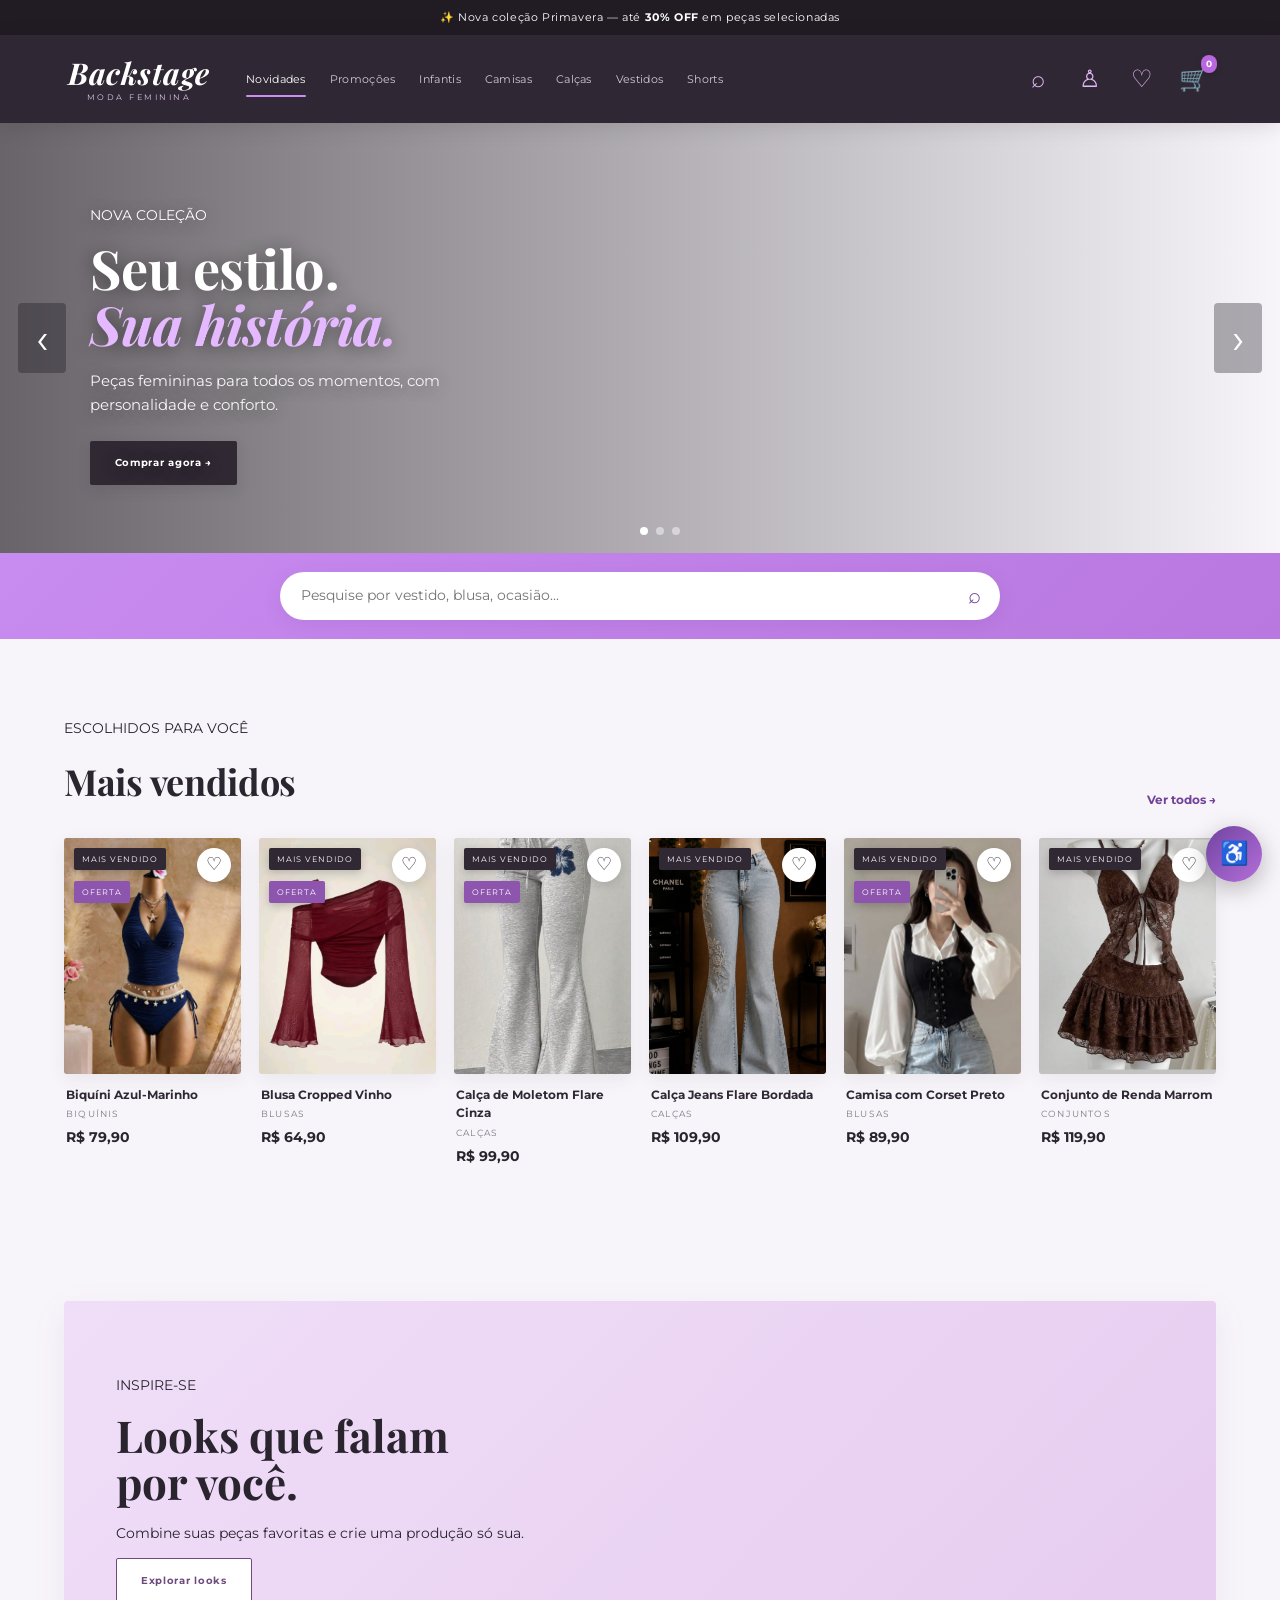
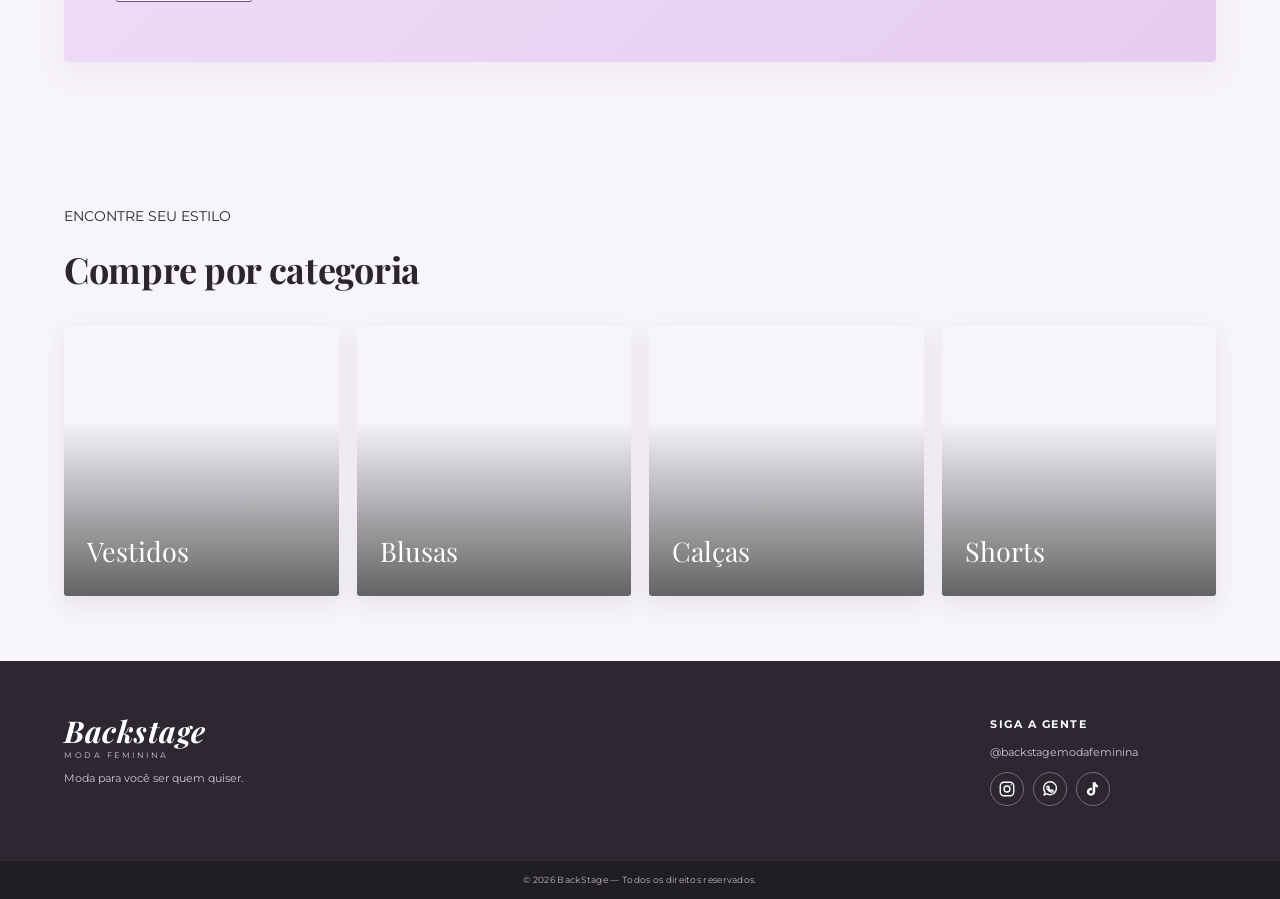
<file: index.html>
<!DOCTYPE html>
<html lang="pt-BR">
<head>
  <meta charset="UTF-8">
  <meta name="viewport" content="width=device-width, initial-scale=1.0">
  <meta name="description" content="Backstage Moda Feminina - loja online de roupas femininas.">
  <title>Backstage | Moda Feminina</title>

  <link rel="preconnect" href="https://fonts.googleapis.com">
  <link rel="preconnect" href="https://fonts.gstatic.com" crossorigin>

  <link href="https://fonts.googleapis.com/css2?family=Montserrat:wght@400;500;600;700&family=Playfair+Display:wght@600;700&display=swap" rel="stylesheet">

  <link rel="stylesheet" href="css/style.css">
</head>

<body>

  <div class="topbar">
    ✨ Nova coleção Primavera — até <strong>30% OFF</strong> em peças selecionadas
  </div>

  <header class="header">

    <a class="brand" href="index.html" aria-label="Backstage Moda Feminina - página inicial">
      <span>Backstage</span>
      <small>MODA FEMININA</small>
    </a>

    <nav class="nav" aria-label="Navegação principal">

      <a href="index.html" data-nav="novidades">
        Novidades
      </a>

      <a href="produtos.html?promocao=true" data-nav="promocoes">
        Promoções
      </a>

      <a href="produtos.html?categoria=Infantis" data-nav="infantis">
        Infantis
      </a>

      <a href="produtos.html?categoria=Blusas" data-nav="blusas">
        Camisas
      </a>

      <a href="produtos.html?categoria=Calças" data-nav="calcas">
        Calças
      </a>

      <a href="produtos.html?categoria=Vestidos" data-nav="vestidos">
        Vestidos
      </a>

      <a href="produtos.html?categoria=Shorts" data-nav="shorts">
        Shorts
      </a>

    </nav>

    <div class="header-actions">

      <a
        href="produtos.html"
        class="icon-btn"
        title="Buscar"
        aria-label="Buscar"
      >
        ⌕
      </a>

      <a
        href="login.html"
        class="icon-btn"
        title="Minha conta"
        aria-label="Minha conta"
      >
        ♙
      </a>

      <a
        href="wishlist.html"
        class="icon-btn heart"
        title="Lista de desejos"
        aria-label="Lista de desejos"
      >
        ♡
      </a>

      <a
        href="carrinho.html"
        class="icon-btn cart"
        title="Carrinho"
        aria-label="Carrinho"
      >
        🛒
        <b id="cartCount">0</b>
      </a>

    </div>

  </header>


  <main>

    <!-- HERO / BANNER PRINCIPAL -->

    <section
      class="hero"
      id="heroSlider"
      aria-label="Destaques da coleção"
    >

      <button
        class="hero-arrow hero-prev"
        id="heroPrev"
        aria-label="Imagem anterior"
      >
        ‹
      </button>

      <div class="hero-overlay">

        <p
          class="eyebrow"
          id="heroEyebrow"
        >
          NOVA COLEÇÃO
        </p>

        <h1 id="heroTitle">
          Seu estilo.<br>
          <em>Sua história.</em>
        </h1>

        <p id="heroText">
          Peças femininas para todos os momentos, com personalidade e conforto.
        </p>

        <a
          class="btn btn-dark"
          id="heroLink"
          href="produtos.html"
        >
          Comprar agora →
        </a>

      </div>

      <button
        class="hero-arrow hero-next"
        id="heroNext"
        aria-label="Próxima imagem"
      >
        ›
      </button>

      <div
        class="hero-dots"
        id="heroDots"
      >

        <button
          class="dot active"
          data-slide="0"
          aria-label="Ir para imagem 1"
        ></button>

        <button
          class="dot"
          data-slide="1"
          aria-label="Ir para imagem 2"
        ></button>

        <button
          class="dot"
          data-slide="2"
          aria-label="Ir para imagem 3"
        ></button>

      </div>

    </section>


    <!-- BUSCA -->

    <section class="search-section">

      <div class="search-box">

        <input
          id="homeSearch"
          type="search"
          placeholder="Pesquise por vestido, blusa, ocasião..."
          aria-label="Pesquisar produtos"
        >

        <button
          id="homeSearchBtn"
          aria-label="Pesquisar"
        >
          ⌕
        </button>

      </div>

    </section>


    <!-- MAIS VENDIDOS -->

    <section class="section">

      <div class="section-heading">

        <div>

          <p class="eyebrow">
            ESCOLHIDOS PARA VOCÊ
          </p>

          <h2>
            Mais vendidos
          </h2>

        </div>

        <a href="produtos.html">
          Ver todos →
        </a>

      </div>

      <div
        class="product-grid product-grid-6"
        id="featuredProducts"
      ></div>

    </section>


    <!-- LOOKS -->

    <section class="look-banner">

      <div>

        <p class="eyebrow">
          INSPIRE-SE
        </p>

        <h2>
          Looks que falam<br>
          por você.
        </h2>

        <p>
          Combine suas peças favoritas e crie uma produção só sua.
        </p>

        <a
          class="btn btn-outline"
          href="produtos.html"
        >
          Explorar looks
        </a>

      </div>

      <div class="look-image"></div>

    </section>


    <!-- CATEGORIAS -->

    <section class="section categories">

      <div class="section-heading">

        <div>

          <p class="eyebrow">
            ENCONTRE SEU ESTILO
          </p>

          <h2>
            Compre por categoria
          </h2>

        </div>

      </div>

      <div class="category-grid">

        <a
          href="produtos.html?categoria=Vestidos"
          class="category-card cat-dress"
        >
          <span>Vestidos</span>
        </a>

        <a
          href="produtos.html?categoria=Blusas"
          class="category-card cat-blouse"
        >
          <span>Blusas</span>
        </a>

        <a
          href="produtos.html?categoria=Calças"
          class="category-card cat-pants"
        >
          <span>Calças</span>
        </a>

        <a
          href="produtos.html?categoria=Shorts"
          class="category-card cat-shorts"
        >
          <span>Shorts</span>
        </a>

      </div>

    </section>

  </main>


  <!-- RODAPÉ -->

  <footer id="footer">

    <div class="footer-main">

      <div>

        <a
          class="brand footer-brand"
          href="index.html"
        >
          <span>Backstage</span>
          <small>MODA FEMININA</small>
        </a>

        <p>
          Moda para você ser quem quiser.
        </p>

      </div>


      <div>

        <h3>
          Atendimento
        </h3>

        <a href="#">
          Fale conosco
        </a>

        <a href="#">
          Trocas e devoluções
        </a>

        <a href="#">
          Prazo de entrega
        </a>

      </div>


      <div>

        <h3>
          Institucional
        </h3>

        <a href="#">
          Sobre a Backstage
        </a>

        <a href="#">
          Privacidade
        </a>

        <a href="#">
          Termos de uso
        </a>

      </div>


      <div>

        <h3>
          Siga a gente
        </h3>

        <p>
          @backstagemodafeminina
        </p>

        <div class="socials">

          <a
            href="https://www.instagram.com/backstagemodafeminina"
            target="_blank"
            rel="noopener noreferrer"
            aria-label="Instagram"
          >
            ◎
          </a>

          <a
            href="https://wa.me/5500000000000"
            target="_blank"
            rel="noopener noreferrer"
            aria-label="WhatsApp"
          >
            ◉
          </a>

          <a
            href="https://www.tiktok.com/@backstagemodafeminina"
            target="_blank"
            rel="noopener noreferrer"
            aria-label="TikTok"
          >
            ♪
          </a>

        </div>

      </div>

    </div>


    <div class="footer-bottom">
      © 2026 BackStage — Todos os direitos reservados.
    </div>

  </footer>


  <!-- ACESSIBILIDADE -->

  <button
    class="accessibility-trigger"
    id="accessibilityTrigger"
    aria-label="Abrir opções de acessibilidade"
  >
    ♿
  </button>

  <aside
    class="accessibility-panel"
    id="accessibilityPanel"
    aria-label="Acessibilidade"
  >

    <button id="closeAccessibility">
      ×
    </button>

    <h3>
      Acessibilidade
    </h3>

    <button id="increaseFont">
      A+ Aumentar texto
    </button>

    <button id="decreaseFont">
      A− Diminuir texto
    </button>

    <button id="contrast">
      ◐ Alto contraste
    </button>

    <button id="readPage">
      🔊 Ler página em áudio
    </button>

    <button id="stopReading">
      ⏹ Parar leitura
    </button>

  </aside>


  <script src="js/data.js"></script>
  <script src="js/app.js"></script>

</body>
</html>
</file>
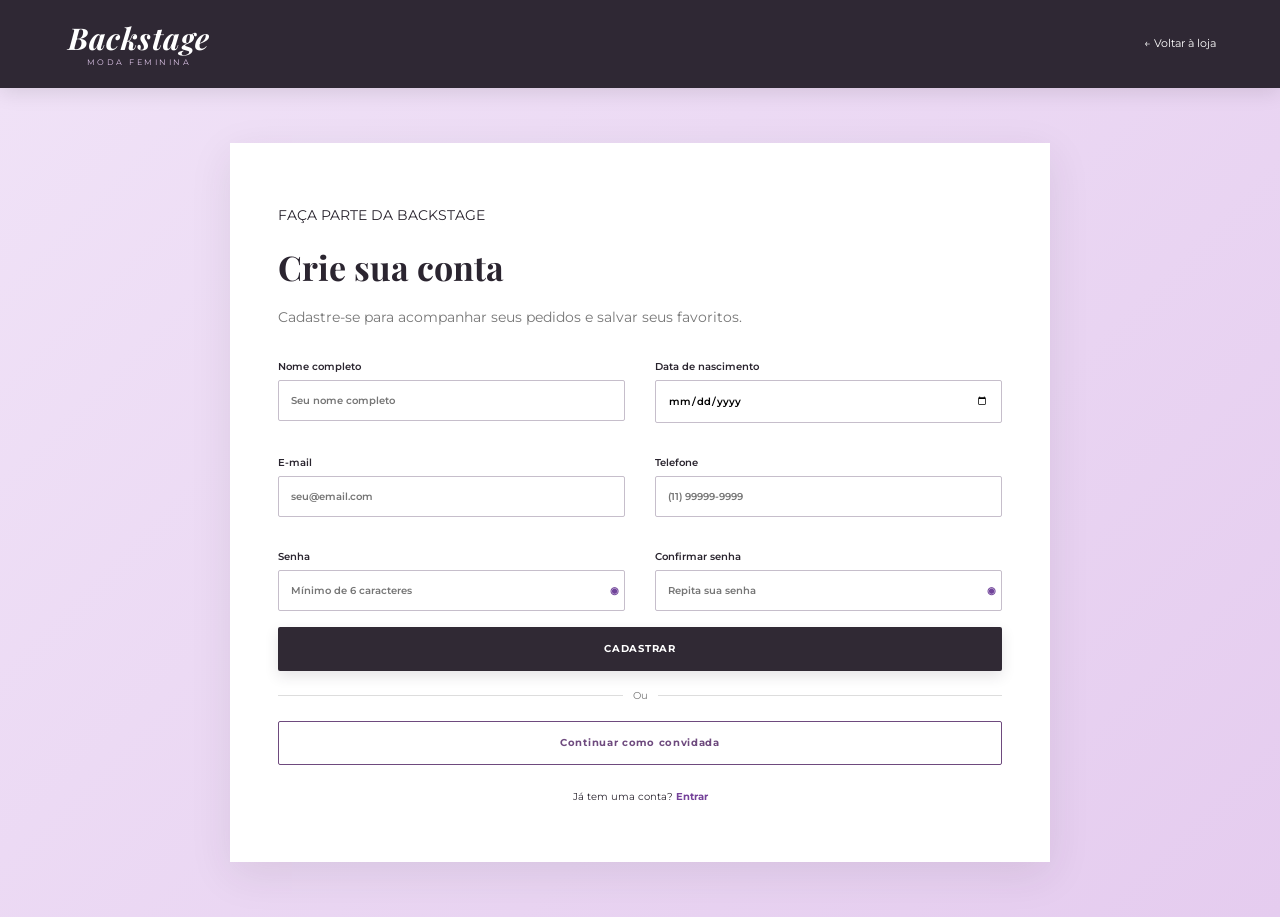
<file: cadastro.html>
<!DOCTYPE html>
<html lang="pt-BR">

<head>
  <meta charset="UTF-8">
  <meta name="viewport" content="width=device-width,initial-scale=1.0">
  <title>Cadastro | Backstage</title>

  <link rel="preconnect" href="https://fonts.googleapis.com">
  <link rel="preconnect" href="https://fonts.gstatic.com" crossorigin>

  <link href="https://fonts.googleapis.com/css2?family=Montserrat:wght@400;500;600;700&family=Playfair+Display:wght@600;700&display=swap" rel="stylesheet">

  <link rel="stylesheet" href="css/style.css">
</head>

<body>

  <header class="header simple-header">

    <a class="brand" href="index.html">
      <span>Backstage</span>
      <small>MODA FEMININA</small>
    </a>

    <a href="index.html" class="back-link">
      ← Voltar à loja
    </a>

  </header>

  <main class="register-page">

    <section class="auth-card wide">

      <p class="eyebrow">
        FAÇA PARTE DA BACKSTAGE
      </p>

      <h1>
        Crie sua conta
      </h1>

      <p class="muted">
        Cadastre-se para acompanhar seus pedidos e salvar seus favoritos.
      </p>

      <form id="registerForm" class="register-grid">

        <label>
          Nome completo
          <input
            type="text"
            required
            placeholder="Seu nome completo"
          >
        </label>

        <label>
          Data de nascimento
          <input
            type="date"
            required
          >
        </label>

        <label>
          E-mail
          <input
            type="email"
            required
            placeholder="seu@email.com"
          >
        </label>

        <label>
          Telefone
          <input
            type="tel"
            placeholder="(11) 99999-9999"
          >
        </label>

        <label>
          Senha

          <div class="password-field">

            <input
              type="password"
              required
              minlength="6"
              placeholder="Mínimo de 6 caracteres"
            >

            <button
              type="button"
              class="toggle-pass"
            >
              ◉
            </button>

          </div>
        </label>

        <label>
          Confirmar senha

          <div class="password-field">

            <input
              type="password"
              required
              minlength="6"
              placeholder="Repita sua senha"
            >

            <button
              type="button"
              class="toggle-pass"
            >
              ◉
            </button>

          </div>
        </label>

        <div class="register-actions">

          <button
            class="btn btn-dark full"
            type="submit"
          >
            CADASTRAR
          </button>

          <div class="or">
            <span>Ou</span>
          </div>

          <a
            class="btn btn-outline full"
            href="index.html"
          >
            Continuar como convidada
          </a>

        </div>

      </form>

      <p class="auth-bottom">
        Já tem uma conta? <a href="login.html">Entrar</a>
      </p>

    </section>

  </main>

  <script src="js/data.js"></script>
  <script src="js/app.js"></script>

</body>

</html>
</file>
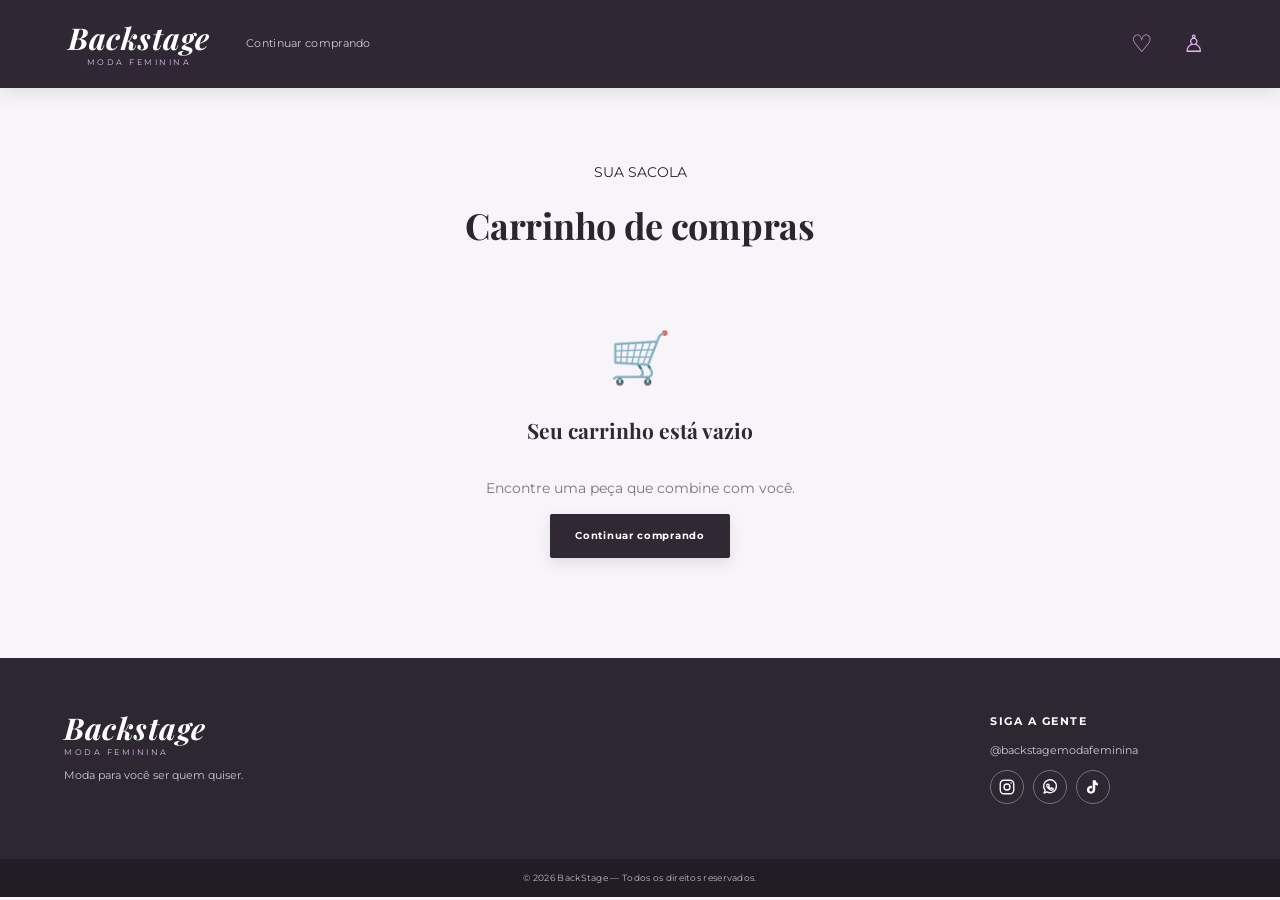
<file: carrinho.html>
<!DOCTYPE html><html lang="pt-BR"><head><meta charset="UTF-8"><meta name="viewport" content="width=device-width,initial-scale=1.0"><title>Carrinho | Backstage</title><link rel="preconnect" href="https://fonts.googleapis.com"><link rel="preconnect" href="https://fonts.gstatic.com" crossorigin><link href="https://fonts.googleapis.com/css2?family=Montserrat:wght@400;500;600;700&family=Playfair+Display:wght@600;700&display=swap" rel="stylesheet"><link rel="stylesheet" href="css/style.css"></head><body><header class="header"><a class="brand" href="index.html"><span>Backstage</span><small>MODA FEMININA</small></a><nav class="nav"><a href="produtos.html">Continuar comprando</a></nav><div class="header-actions"><a href="wishlist.html" class="icon-btn">♡</a><a href="login.html" class="icon-btn">♙</a></div></header><main class="cart-page"><div class="page-title"><p class="eyebrow">SUA SACOLA</p><h1>Carrinho de compras</h1></div><div id="cartContent"></div></main><footer id="footer"></footer><script src="js/data.js"></script><script src="js/app.js"></script></body></html>
</file>
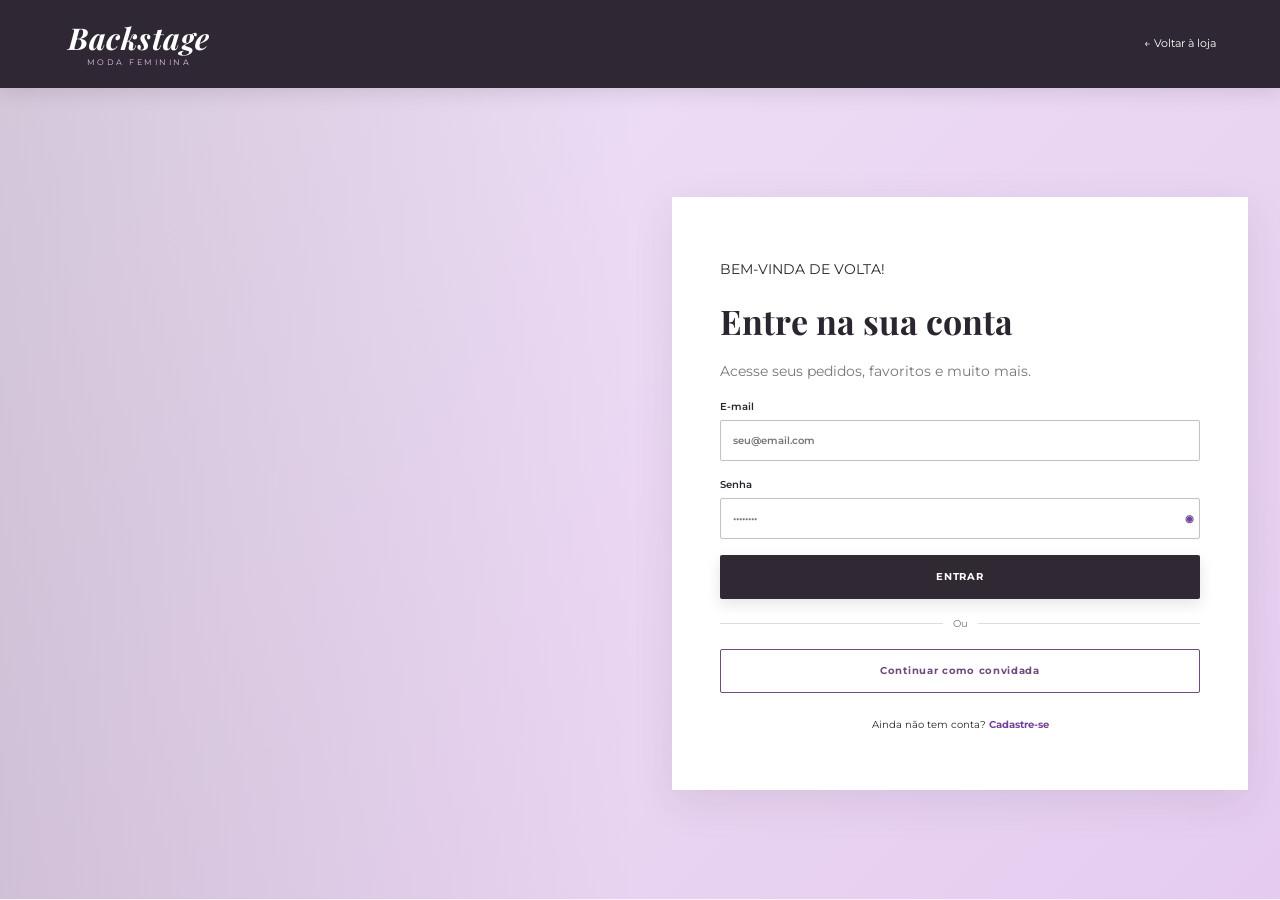
<file: checkout.html>
<!DOCTYPE html>
<html lang="pt-BR">

<head>

  <meta charset="UTF-8">

  <meta
    name="viewport"
    content="width=device-width,initial-scale=1.0"
  >

  <title>
    Finalizar compra | Backstage
  </title>

  <link
    rel="preconnect"
    href="https://fonts.googleapis.com"
  >

  <link
    rel="preconnect"
    href="https://fonts.gstatic.com"
    crossorigin
  >

  <link
    href="https://fonts.googleapis.com/css2?family=Montserrat:wght@400;500;600;700&family=Playfair+Display:wght@600;700&display=swap"
    rel="stylesheet"
  >

  <link
    rel="stylesheet"
    href="css/style.css"
  >

</head>

<body>

  <header class="header">

    <a
      class="brand"
      href="index.html"
    >

      <span>
        Backstage
      </span>

      <small>
        MODA FEMININA
      </small>

    </a>

    <div class="secure-label">
      🔒 Compra protegida
    </div>

  </header>


  <main class="checkout-page">

    <div class="checkout-main">

      <div class="checkout-title">

        <p class="eyebrow">
          ÚLTIMO PASSO
        </p>

        <h1>
          Finalizar compra
        </h1>

        <p class="muted">
          Confira seus produtos, informe o endereço e escolha a forma de pagamento.
        </p>

      </div>


      <form id="checkoutForm">


        <!-- =========================
             1. ENDEREÇO
        ========================= -->

        <section class="checkout-card">

          <div class="step-title">

            <b>
              1.
            </b>

            <h2>
              Endereço de entrega
            </h2>

          </div>


          <div class="form-grid">

            <label>

              CEP

              <input
                id="checkoutCep"
                name="cep"
                required
                pattern="[0-9]{5}-?[0-9]{3}"
                placeholder="00000-000"
                autocomplete="postal-code"
              >

            </label>


            <label>

              Estado

              <select
                id="checkoutState"
                name="state"
                required
                autocomplete="address-level1"
              >

                <option value="">
                  Selecione
                </option>

                <option value="SP">
                  SP
                </option>

                <option value="RJ">
                  RJ
                </option>

                <option value="MG">
                  MG
                </option>

                <option value="PR">
                  PR
                </option>

                <option value="BA">
                  BA
                </option>

              </select>

            </label>


            <label class="span-2">

              Endereço

              <input
                id="checkoutAddress"
                name="address"
                required
                placeholder="Rua, Avenida..."
                autocomplete="street-address"
              >

            </label>


            <label>

              Número

              <input
                id="checkoutNumber"
                name="number"
                required
                placeholder="123"
              >

            </label>


            <label>

              Bairro

              <input
                id="checkoutNeighborhood"
                name="neighborhood"
                required
                placeholder="Seu bairro"
                autocomplete="address-level3"
              >

            </label>


            <label>

              Cidade

              <input
                id="checkoutCity"
                name="city"
                required
                placeholder="Sua cidade"
                autocomplete="address-level2"
              >

            </label>


            <label>

              Complemento

              <input
                id="checkoutComplement"
                name="complement"
                placeholder="Apto, bloco..."
              >

            </label>

          </div>

        </section>



        <!-- =========================
             2. PAGAMENTO
        ========================= -->

        <section class="checkout-card">

          <div class="step-title">

            <b>
              2.
            </b>

            <h2>
              Forma de pagamento
            </h2>

          </div>


          <div class="payment-options">

            <label>

              <input
                type="radio"
                name="payment"
                value="cartao"
                checked
              >

              💳 Cartão de crédito

            </label>


            <label>

              <input
                type="radio"
                name="payment"
                value="pix"
              >

              ◈ Pix

            </label>


            <label>

              <input
                type="radio"
                name="payment"
                value="boleto"
              >

              ▤ Boleto bancário

            </label>

          </div>



          <!-- CARTÃO -->

          <div
            id="cardFields"
            class="form-grid card-fields"
          >

            <label class="span-2">

              Número do cartão

              <input
                id="cardNumber"
                placeholder="0000 0000 0000 0000"
                inputmode="numeric"
                autocomplete="cc-number"
              >

            </label>


            <label>

              Validade

              <input
                id="cardExpiry"
                placeholder="MM/AA"
                autocomplete="cc-exp"
              >

            </label>


            <label>

              CVV

              <input
                id="cardCvv"
                placeholder="000"
                inputmode="numeric"
                autocomplete="cc-csc"
              >

            </label>

          </div>



          <!-- PIX -->

          <div
            id="pixFields"
            style="
              display:none;
              margin-top:20px;
              padding:20px;
              border:1px solid #eadfec;
              border-radius:14px;
              text-align:center;
              background:#faf7fc;
            "
          >

            <h3>
              Pagamento via Pix
            </h3>

            <p>
              Escaneie o QR Code abaixo para realizar o pagamento.
            </p>

            <div
              id="pixQrCode"
              style="
                display:flex;
                justify-content:center;
                align-items:center;
                margin:20px auto;
                min-height:180px;
              "
            >
            </div>

            <p
              style="
                font-size:12px;
                color:#777;
                margin-bottom:12px;
              "
            >
              QR Code demonstrativo para apresentação do projeto.
            </p>

            <div
              style="
                display:flex;
                gap:8px;
                max-width:520px;
                margin:0 auto;
              "
            >

              <input
                id="pixCode"
                type="text"
                readonly
                value="PIX DEMONSTRACAO BACKSTAGE"
                style="
                  flex:1;
                  min-width:0;
                "
              >

              <button
                type="button"
                id="copyPix"
                class="btn btn-outline"
              >
                Copiar
              </button>

            </div>

          </div>



          <!-- BOLETO -->

          <div
            id="boletoFields"
            style="
              display:none;
              margin-top:20px;
              padding:20px;
              border:1px solid #eadfec;
              border-radius:14px;
              background:#faf7fc;
            "
          >

            <h3>
              Boleto bancário
            </h3>

            <p>
              O boleto será gerado para pagamento do pedido.
            </p>


            <div
              style="
                margin:20px 0;
                padding:18px;
                background:#fff;
                border-radius:10px;
                border:1px solid #ddd;
              "
            >

              <div
                style="
                  height:60px;
                  width:100%;
                  background:
                    repeating-linear-gradient(
                      90deg,
                      #111 0px,
                      #111 2px,
                      transparent 2px,
                      transparent 5px,
                      #111 5px,
                      #111 8px,
                      transparent 8px,
                      transparent 11px
                    );
                "
                aria-label="Código de barras do boleto"
              >
              </div>

            </div>


            <label>

              Linha digitável

              <input
                id="boletoCode"
                type="text"
                readonly
                value="23790.12345 60000.000001 00000.000000 1 00000000000000"
              >

            </label>


            <p
              style="
                font-size:12px;
                color:#777;
                margin-top:10px;
              "
            >
              Boleto demonstrativo para apresentação do projeto.
            </p>

          </div>

        </section>



        <!-- =========================
             FINALIZAR
        ========================= -->

        <button
          class="btn btn-dark checkout-submit"
          type="submit"
        >
          FINALIZAR COMPRA 🔒
        </button>


      </form>

    </div>



    <!-- =========================
         RESUMO DO PEDIDO
    ========================= -->

    <aside class="order-summary">

      <h2>
        Revisão do pedido
      </h2>

      <p
        class="muted"
        style="margin-bottom:18px;"
      >
        Confira os produtos antes de finalizar.
      </p>


      <div id="checkoutItems">
      </div>


      <div class="summary-lines">

        <p>

          Subtotal

          <b id="checkoutSubtotal">
            R$ 0,00
          </b>

        </p>


        <p>

          Frete

          <b id="checkoutShipping">
            R$ 15,90
          </b>

        </p>


        <p>

          Desconto

          <b>
            R$ 0,00
          </b>

        </p>


        <hr>


        <p class="total">

          Total

          <b id="checkoutTotal">
            R$ 0,00
          </b>

        </p>

      </div>


      <a
        href="carrinho.html"
        style="
          display:block;
          margin-top:18px;
          text-align:center;
          font-size:13px;
        "
      >
        ← Voltar ao carrinho
      </a>

    </aside>

  </main>


  <script src="js/data.js"></script>

  <script src="js/app.js"></script>

</body>

</html>
</file>
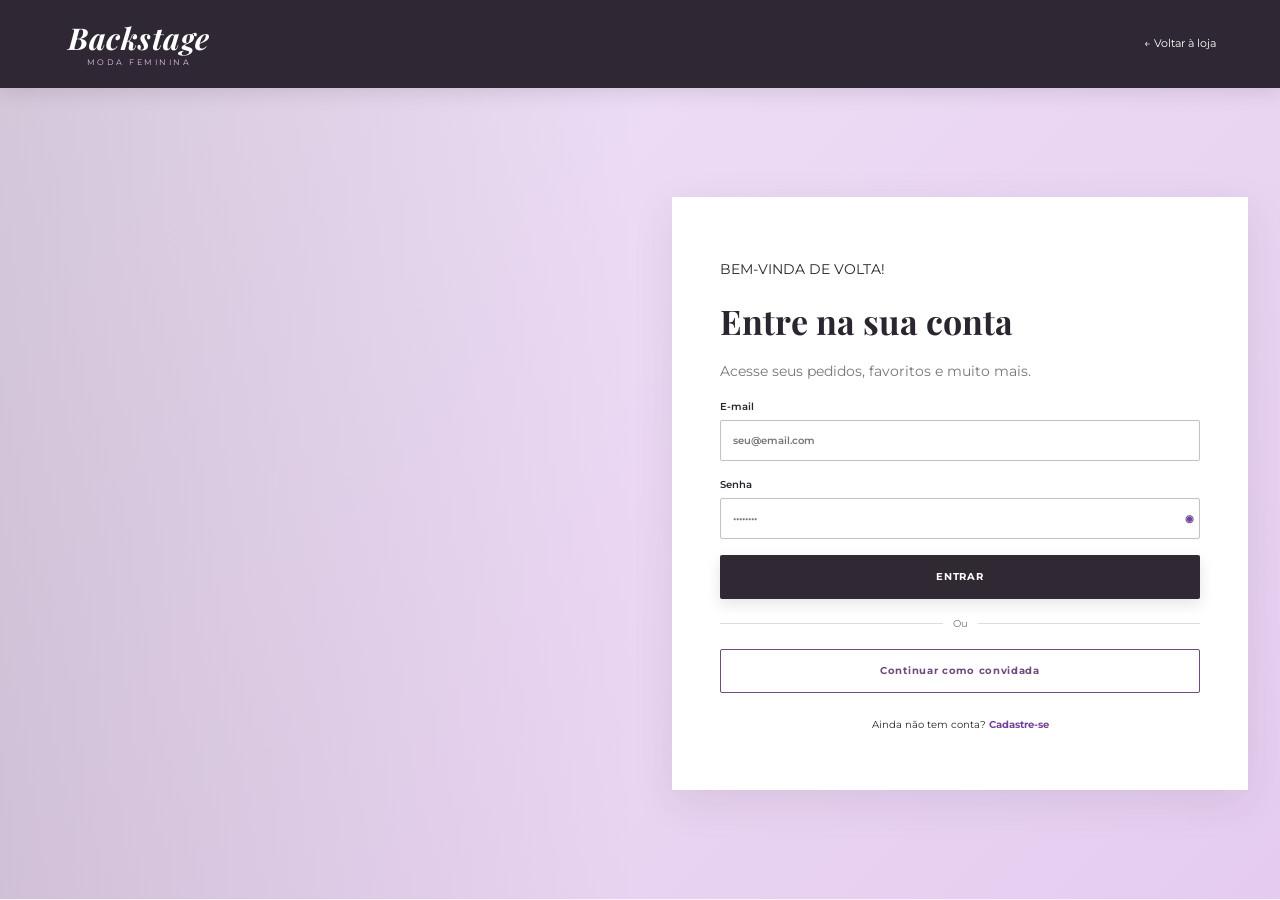
<file: login.html>
<!DOCTYPE html>
<html lang="pt-BR">

<head>
  <meta charset="UTF-8">
  <meta name="viewport" content="width=device-width,initial-scale=1.0">

  <title>Login | Backstage</title>

  <link rel="preconnect" href="https://fonts.googleapis.com">
  <link rel="preconnect" href="https://fonts.gstatic.com" crossorigin>

  <link
    href="https://fonts.googleapis.com/css2?family=Montserrat:wght@400;500;600;700&family=Playfair+Display:wght@600;700&display=swap"
    rel="stylesheet"
  >

  <link rel="stylesheet" href="css/style.css">
</head>

<body>

  <header class="header simple-header">

    <a class="brand" href="index.html">
      <span>Backstage</span>
      <small>MODA FEMININA</small>
    </a>

    <a href="index.html" class="back-link">
      ← Voltar à loja
    </a>

  </header>

  <main class="auth-page">

    <div class="auth-image"></div>

    <section class="auth-card">

      <p class="eyebrow">
        BEM-VINDA DE VOLTA!
      </p>

      <h1>
        Entre na sua conta
      </h1>

      <p class="muted">
        Acesse seus pedidos, favoritos e muito mais.
      </p>

      <form id="loginForm">

        <label>
          E-mail
          <input
            type="email"
            required
            placeholder="seu@email.com"
          >
        </label>

        <label>
          Senha

          <div class="password-field">

            <input
              type="password"
              required
              placeholder="••••••••"
            >

            <button
              type="button"
              class="toggle-pass"
            >
              ◉
            </button>

          </div>
        </label>

        <button
          class="btn btn-dark full"
          type="submit"
        >
          ENTRAR
        </button>

      </form>

      <div class="or">
        <span>Ou</span>
      </div>

      <a
        class="btn btn-outline full"
        href="index.html"
      >
        Continuar como convidada
      </a>

      <p class="auth-bottom">
        Ainda não tem conta?
        <a href="cadastro.html">
          Cadastre-se
        </a>
      </p>

    </section>

  </main>

  <script src="js/data.js"></script>
  <script src="js/app.js"></script>

</body>

</html>
</file>
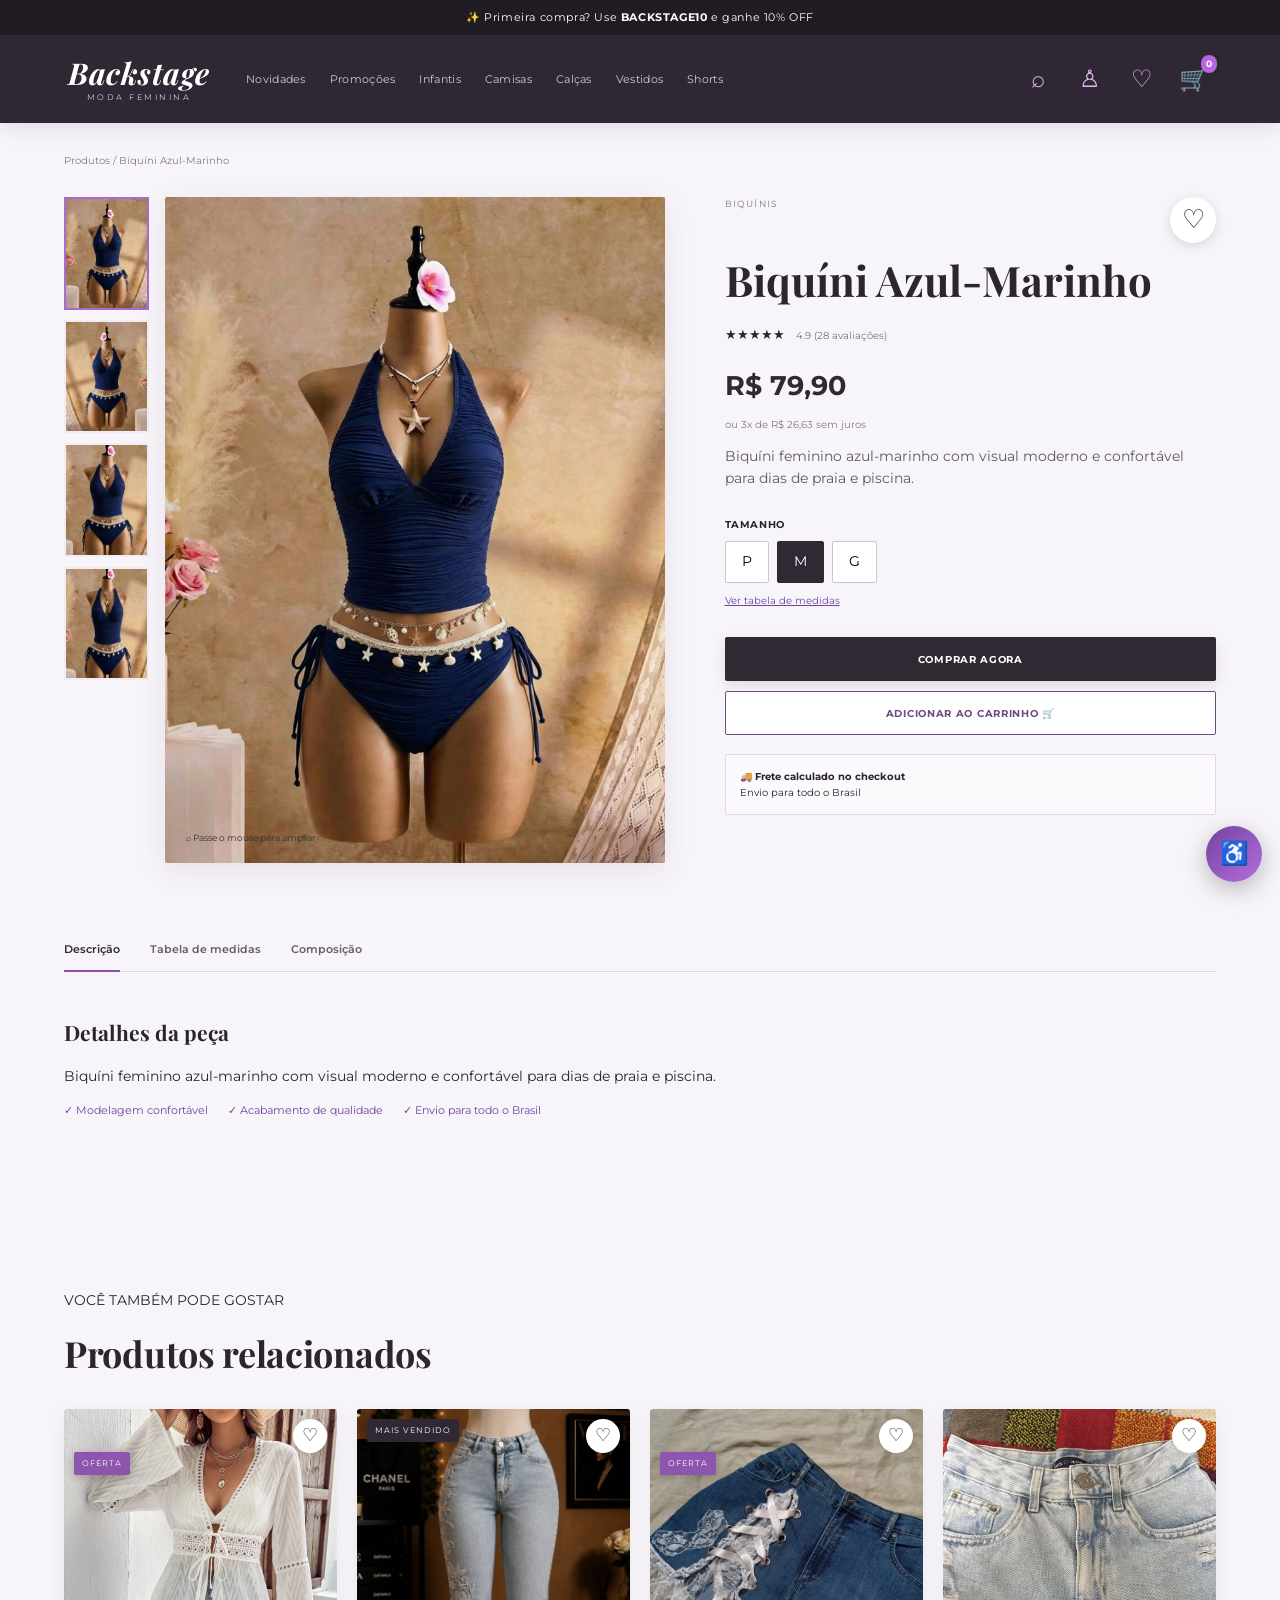
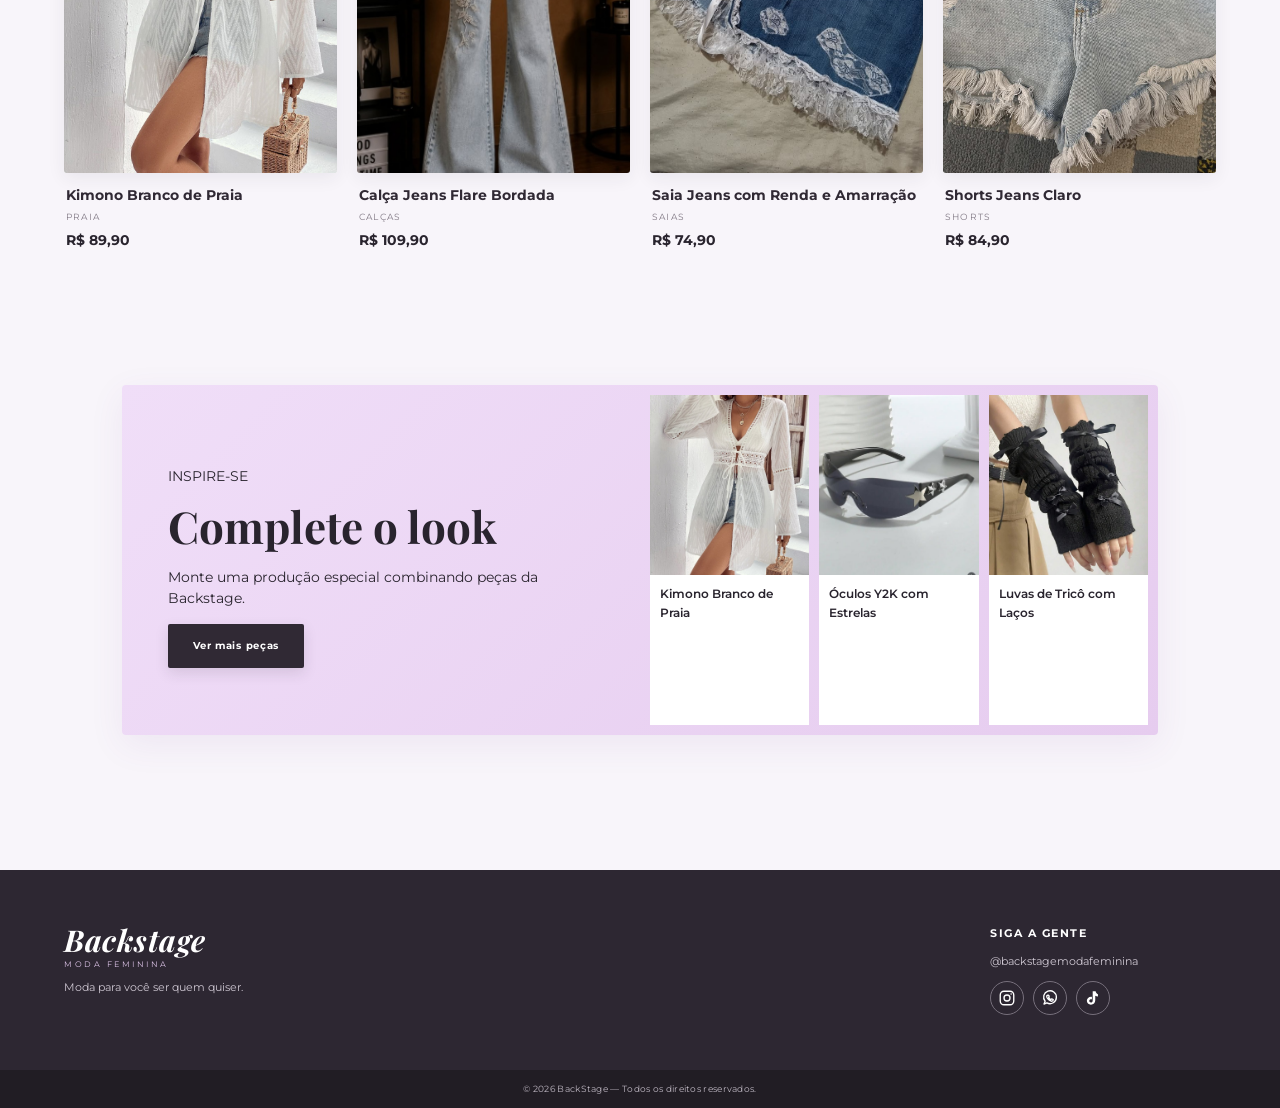
<file: produto.html>
<!DOCTYPE html>
<html lang="pt-BR">

<head>

  <meta charset="UTF-8">

  <meta
    name="viewport"
    content="width=device-width, initial-scale=1.0"
  >

  <title>
    Produto | Backstage
  </title>

  <link
    rel="preconnect"
    href="https://fonts.googleapis.com"
  >

  <link
    rel="preconnect"
    href="https://fonts.gstatic.com"
    crossorigin
  >

  <link
    href="https://fonts.googleapis.com/css2?family=Montserrat:wght@400;500;600;700&family=Playfair+Display:wght@600;700&display=swap"
    rel="stylesheet"
  >

  <link
    rel="stylesheet"
    href="css/style.css"
  >

</head>


<body>

  <div class="topbar">
    ✨ Primeira compra? Use <strong>BACKSTAGE10</strong> e ganhe 10% OFF
  </div>


  <header class="header">

    <a
      class="brand"
      href="index.html"
    >
      <span>Backstage</span>
      <small>MODA FEMININA</small>
    </a>


    <nav
      class="nav"
      aria-label="Navegação principal"
    >

      <a
        href="index.html"
        data-nav="novidades"
      >
        Novidades
      </a>

      <a
        href="produtos.html?promocao=true"
        data-nav="promocoes"
      >
        Promoções
      </a>

      <a
        href="produtos.html?categoria=Infantis"
        data-nav="infantis"
      >
        Infantis
      </a>

      <a
        href="produtos.html?categoria=Blusas"
        data-nav="blusas"
      >
        Camisas
      </a>

      <a
        href="produtos.html?categoria=Calças"
        data-nav="calcas"
      >
        Calças
      </a>

      <a
        href="produtos.html?categoria=Vestidos"
        data-nav="vestidos"
      >
        Vestidos
      </a>

      <a
        href="produtos.html?categoria=Shorts"
        data-nav="shorts"
      >
        Shorts
      </a>

    </nav>


    <div class="header-actions">

      <a
        href="produtos.html"
        class="icon-btn"
        aria-label="Buscar"
      >
        ⌕
      </a>

      <a
        href="login.html"
        class="icon-btn"
        aria-label="Minha conta"
      >
        ♙
      </a>

      <a
        href="wishlist.html"
        class="icon-btn"
        aria-label="Lista de desejos"
      >
        ♡
      </a>

      <a
        href="carrinho.html"
        class="icon-btn cart"
        aria-label="Carrinho"
      >
        🛒
        <b id="cartCount">0</b>
      </a>

    </div>

  </header>


  <main class="product-detail-page">

    <div class="breadcrumb">

      <a href="produtos.html">
        Produtos
      </a>

      /

      <span id="breadcrumbName">
        Produto
      </span>

    </div>


    <section
      class="product-detail"
      id="productDetail"
    ></section>


    <section class="detail-extra">

      <div class="detail-tabs">

        <button
          class="tab active"
          data-tab="description"
        >
          Descrição
        </button>

        <button
          class="tab"
          data-tab="measurements"
        >
          Tabela de medidas
        </button>

        <button
          class="tab"
          data-tab="composition"
        >
          Composição
        </button>

      </div>


      <div
        class="tab-content"
        id="description"
      >

        <h2>
          Detalhes da peça
        </h2>

        <p id="productDescription"></p>

        <div class="feature-list">

          <span>
            ✓ Modelagem confortável
          </span>

          <span>
            ✓ Acabamento de qualidade
          </span>

          <span>
            ✓ Envio para todo o Brasil
          </span>

        </div>

      </div>


      <div
        class="tab-content"
        id="measurements"
        hidden
      >

        <h2>
          Tabela de medidas
        </h2>

        <div class="table-wrap">

          <table>

            <thead>

              <tr>
                <th>Tamanho</th>
                <th>Busto</th>
                <th>Cintura</th>
                <th>Quadril</th>
                <th>Comprimento</th>
              </tr>

            </thead>


            <tbody>

              <tr>
                <td>PP</td>
                <td>82–86 cm</td>
                <td>62–66 cm</td>
                <td>88–92 cm</td>
                <td>—</td>
              </tr>

              <tr>
                <td>P</td>
                <td>86–90 cm</td>
                <td>66–70 cm</td>
                <td>92–96 cm</td>
                <td>—</td>
              </tr>

              <tr>
                <td>M</td>
                <td>90–94 cm</td>
                <td>70–74 cm</td>
                <td>96–100 cm</td>
                <td>—</td>
              </tr>

              <tr>
                <td>G</td>
                <td>94–100 cm</td>
                <td>74–80 cm</td>
                <td>100–106 cm</td>
                <td>—</td>
              </tr>

              <tr>
                <td>GG</td>
                <td>100–106 cm</td>
                <td>80–86 cm</td>
                <td>106–112 cm</td>
                <td>—</td>
              </tr>

            </tbody>

          </table>

        </div>

      </div>


      <div
        class="tab-content"
        id="composition"
        hidden
      >

        <h2>
          Composição
        </h2>

        <p id="productComposition"></p>

        <p class="muted">
          Para conservar sua peça, siga as orientações de lavagem presentes na etiqueta.
        </p>

      </div>

    </section>


    <section class="section related-section">

      <div class="section-heading">

        <div>

          <p class="eyebrow">
            VOCÊ TAMBÉM PODE GOSTAR
          </p>

          <h2>
            Produtos relacionados
          </h2>

        </div>

      </div>


      <div
        class="product-grid product-grid-4"
        id="relatedProducts"
      ></div>

    </section>


    <section class="complete-look">

      <div>

        <p class="eyebrow">
          INSPIRE-SE
        </p>

        <h2>
          Complete o look
        </h2>

        <p>
          Monte uma produção especial combinando peças da Backstage.
        </p>

        <a
          class="btn btn-dark"
          href="produtos.html"
        >
          Ver mais peças
        </a>

      </div>

      <div class="look-collage"></div>

    </section>

  </main>


  <footer id="footer"></footer>


  <!-- ACESSIBILIDADE -->

  <button
    class="accessibility-trigger"
    id="accessibilityTrigger"
    aria-label="Abrir opções de acessibilidade"
  >
    ♿
  </button>


  <aside
    class="accessibility-panel"
    id="accessibilityPanel"
  >

    <button id="closeAccessibility">
      ×
    </button>

    <h3>
      Acessibilidade
    </h3>

    <button id="increaseFont">
      A+ Aumentar texto
    </button>

    <button id="decreaseFont">
      A− Diminuir texto
    </button>

    <button id="contrast">
      ◐ Alto contraste
    </button>

    <button id="readPage">
      🔊 Ler página em áudio
    </button>

    <button id="stopReading">
      ⏹ Parar leitura
    </button>

  </aside>


  <script src="js/data.js"></script>
  <script src="js/app.js"></script>

</body>
</html>
</file>
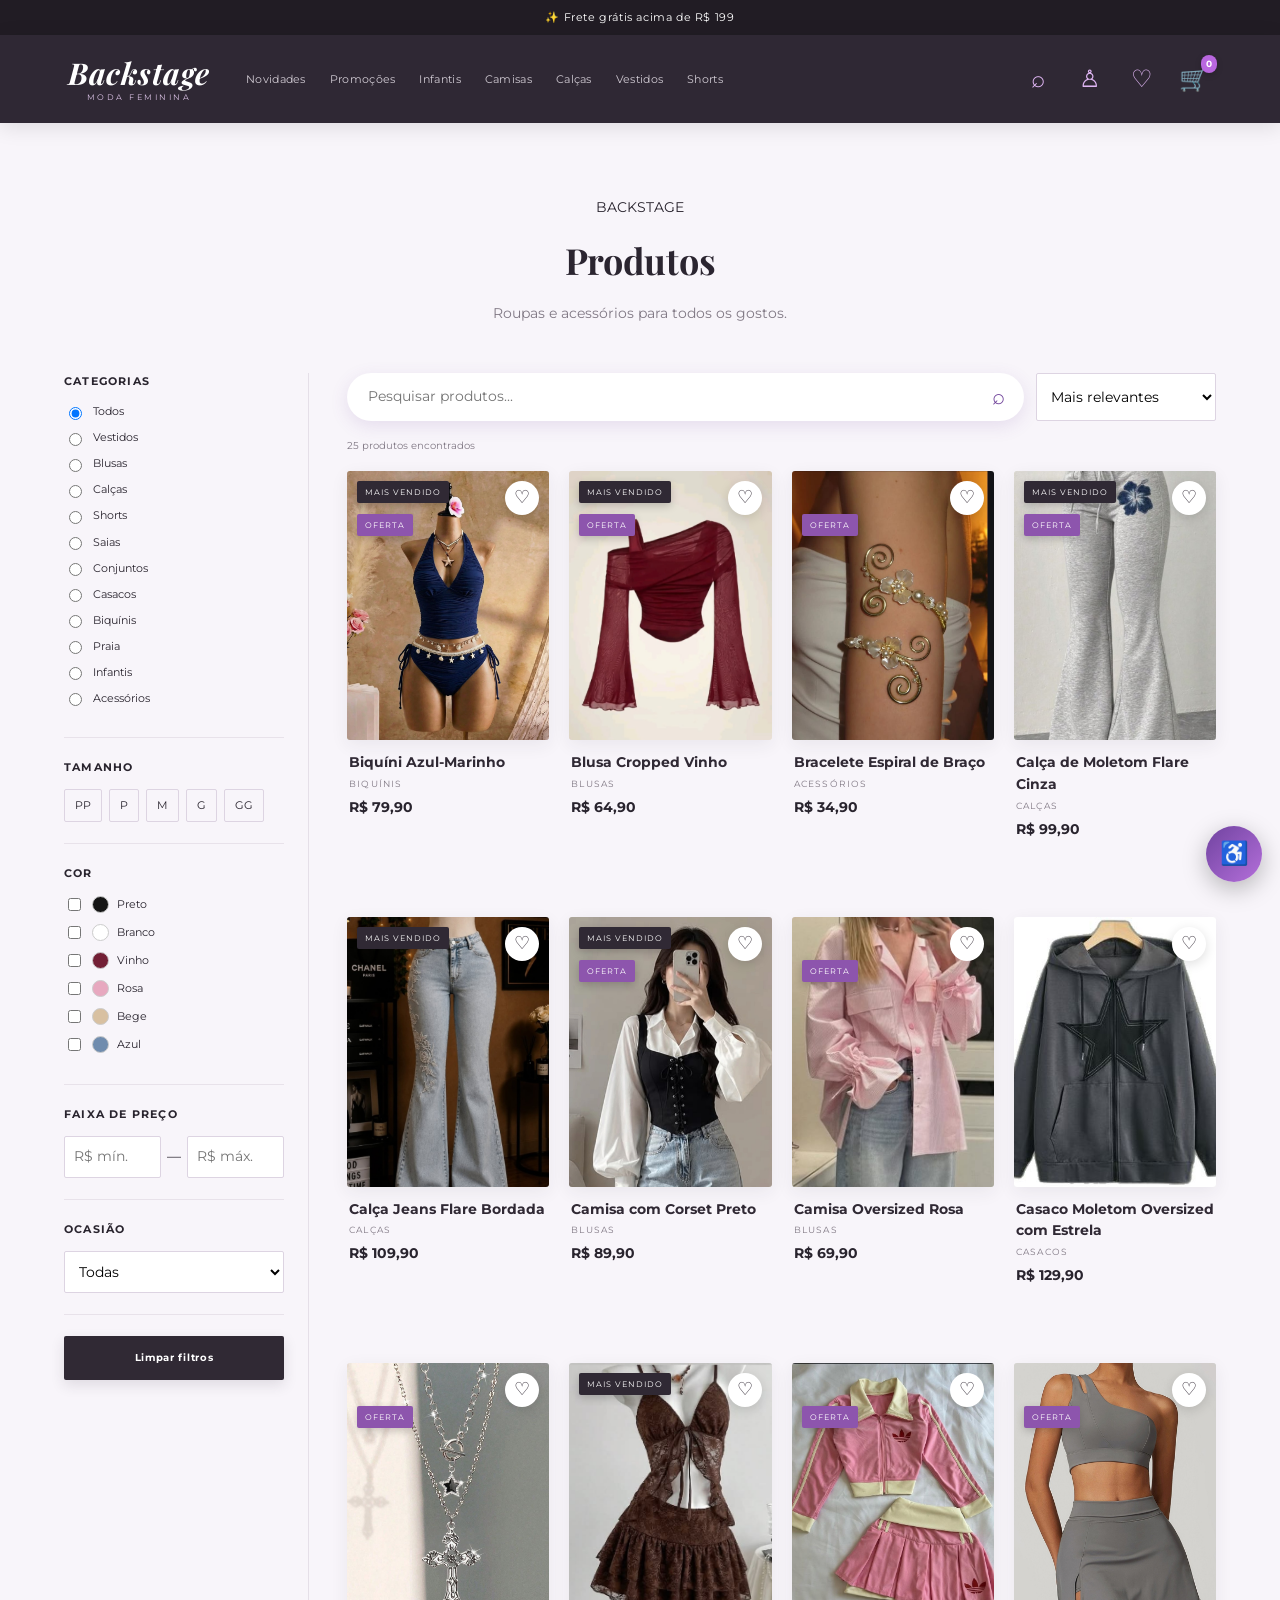
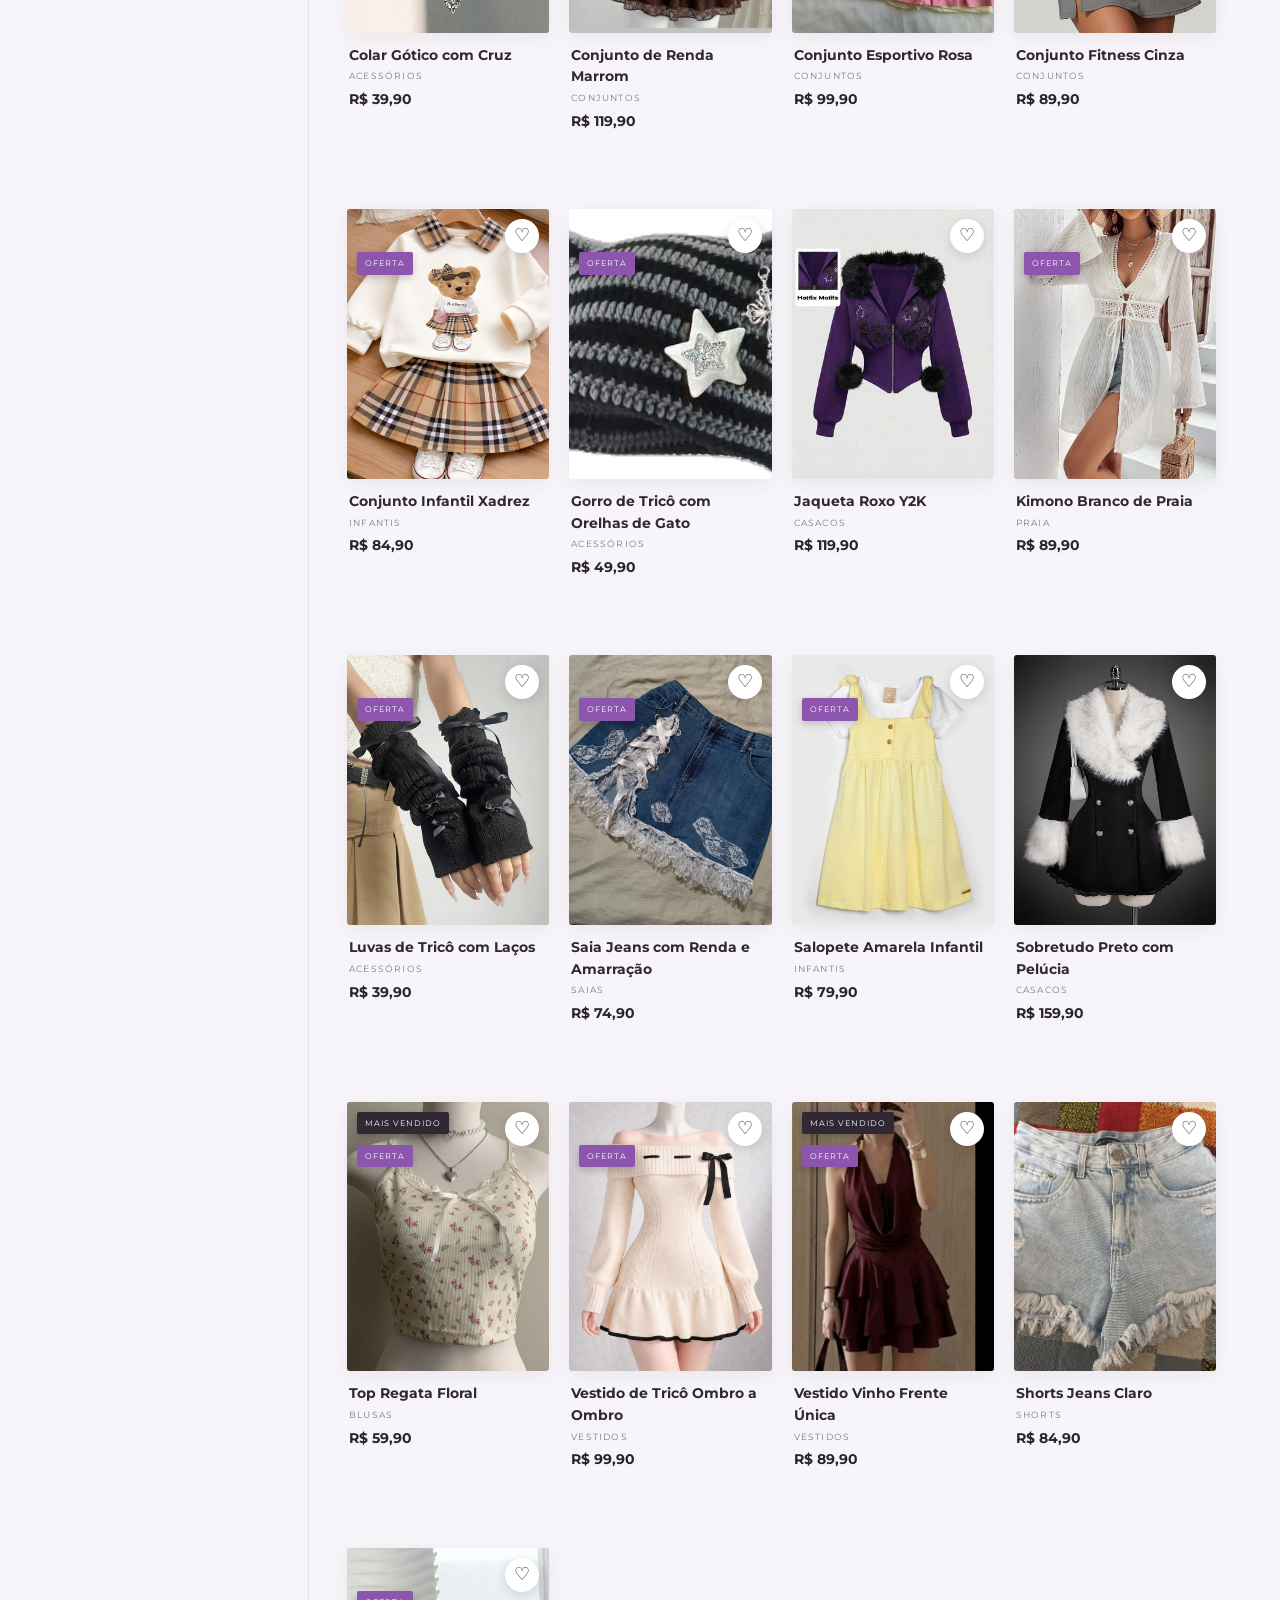
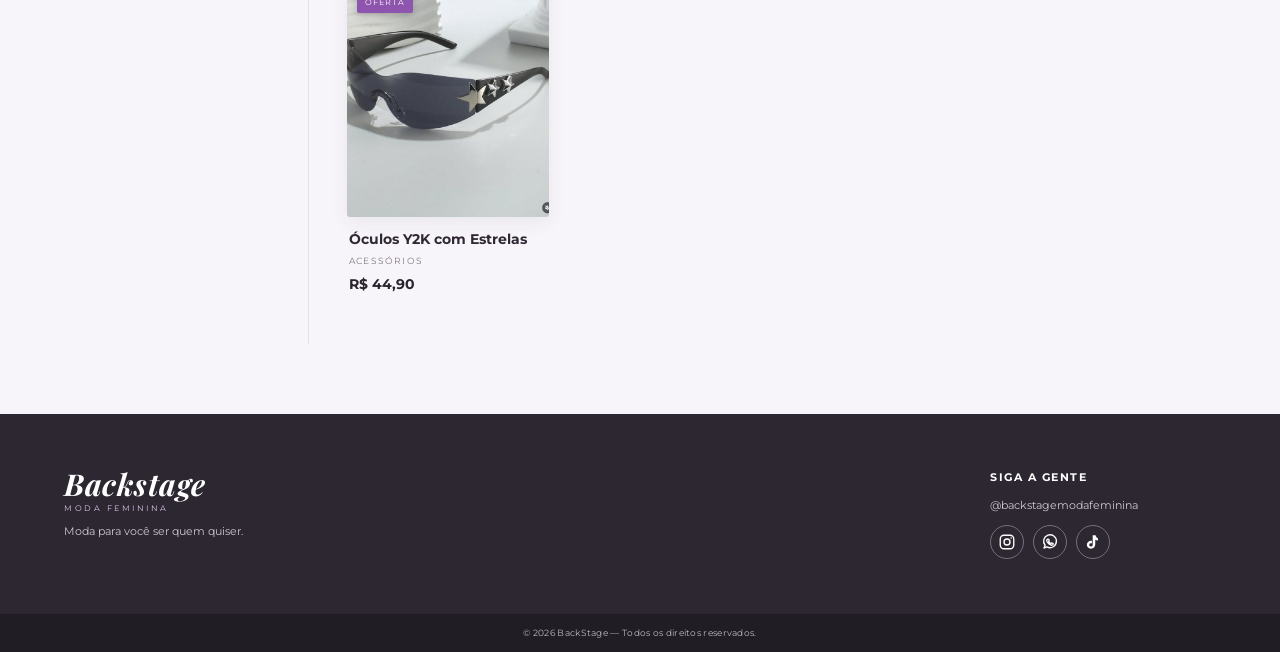
<file: produtos.html>
<!DOCTYPE html>
<html lang="pt-BR">

<head>

  <meta charset="UTF-8">

  <meta
    name="viewport"
    content="width=device-width, initial-scale=1.0"
  >

  <title>
    Produtos | Backstage
  </title>

  <link
    rel="preconnect"
    href="https://fonts.googleapis.com"
  >

  <link
    rel="preconnect"
    href="https://fonts.googleapis.com"
    crossorigin
  >

  <link
    href="https://fonts.googleapis.com/css2?family=Montserrat:wght@400;500;600;700&family=Playfair+Display:wght@600;700&display=swap"
    rel="stylesheet"
  >

  <link
    rel="stylesheet"
    href="css/style.css"
  >

</head>


<body>

  <div class="topbar">
    ✨ Frete grátis acima de R$ 199
  </div>


  <header class="header">

    <a
      class="brand"
      href="index.html"
    >
      <span>Backstage</span>
      <small>MODA FEMININA</small>
    </a>


    <nav
      class="nav"
      aria-label="Navegação principal"
    >

      <a
        href="index.html"
        data-nav="novidades"
      >
        Novidades
      </a>

      <a
        href="produtos.html?promocao=true"
        data-nav="promocoes"
      >
        Promoções
      </a>

      <a
        href="produtos.html?categoria=Infantis"
        data-nav="infantis"
      >
        Infantis
      </a>

      <a
        href="produtos.html?categoria=Blusas"
        data-nav="blusas"
      >
        Camisas
      </a>

      <a
        href="produtos.html?categoria=Calças"
        data-nav="calcas"
      >
        Calças
      </a>

      <a
        href="produtos.html?categoria=Vestidos"
        data-nav="vestidos"
      >
        Vestidos
      </a>

      <a
        href="produtos.html?categoria=Shorts"
        data-nav="shorts"
      >
        Shorts
      </a>

    </nav>


    <div class="header-actions">

      <a
        href="produtos.html"
        class="icon-btn"
        aria-label="Buscar"
      >
        ⌕
      </a>

      <a
        href="login.html"
        class="icon-btn"
        aria-label="Minha conta"
      >
        ♙
      </a>

      <a
        href="wishlist.html"
        class="icon-btn"
        aria-label="Lista de desejos"
      >
        ♡
      </a>

      <a
        href="carrinho.html"
        class="icon-btn cart"
        aria-label="Carrinho"
      >
        🛒
        <b id="cartCount">0</b>
      </a>

    </div>

  </header>


  <main class="products-page">

    <div class="page-title">

      <p class="eyebrow">
        BACKSTAGE
      </p>

      <h1>
        Produtos
      </h1>

      <p>
        Roupas e acessórios para todos os gostos.
      </p>

    </div>


    <div class="catalog-layout">


      <!-- FILTROS -->

      <aside class="filters">

        <div class="filter-mobile-title">

          <strong>
            Filtros
          </strong>

          <button id="closeFilters">
            ×
          </button>

        </div>


        <div class="filter-group">

          <h3>
            Categorias
          </h3>

          <label>
            <input
              type="radio"
              name="category"
              value="Todos"
              checked
            >
            Todos
          </label>

          <label>
            <input
              type="radio"
              name="category"
              value="Vestidos"
            >
            Vestidos
          </label>

          <label>
            <input
              type="radio"
              name="category"
              value="Blusas"
            >
            Blusas
          </label>

          <label>
            <input
              type="radio"
              name="category"
              value="Calças"
            >
            Calças
          </label>

          <label>
            <input
              type="radio"
              name="category"
              value="Shorts"
            >
            Shorts
          </label>

          <label>
            <input
              type="radio"
              name="category"
              value="Saias"
            >
            Saias
          </label>

          <label>
            <input
              type="radio"
              name="category"
              value="Conjuntos"
            >
            Conjuntos
          </label>

          <label>
            <input
              type="radio"
              name="category"
              value="Casacos"
            >
            Casacos
          </label>

          <label>
            <input
              type="radio"
              name="category"
              value="Biquínis"
            >
            Biquínis
          </label>

          <label>
            <input
              type="radio"
              name="category"
              value="Praia"
            >
            Praia
          </label>

          <label>
            <input
              type="radio"
              name="category"
              value="Infantis"
            >
            Infantis
          </label>

          <label>
            <input
              type="radio"
              name="category"
              value="Acessórios"
            >
            Acessórios
          </label>

        </div>


        <div class="filter-group">

          <h3>
            Tamanho
          </h3>

          <div class="chips">

            <label>
              <input
                type="checkbox"
                name="size"
                value="PP"
              >
              <span>PP</span>
            </label>

            <label>
              <input
                type="checkbox"
                name="size"
                value="P"
              >
              <span>P</span>
            </label>

            <label>
              <input
                type="checkbox"
                name="size"
                value="M"
              >
              <span>M</span>
            </label>

            <label>
              <input
                type="checkbox"
                name="size"
                value="G"
              >
              <span>G</span>
            </label>

            <label>
              <input
                type="checkbox"
                name="size"
                value="GG"
              >
              <span>GG</span>
            </label>

          </div>

        </div>


        <div class="filter-group">

          <h3>
            Cor
          </h3>

          <div class="color-list">

            <label>
              <input
                type="checkbox"
                name="color"
                value="Preto"
              >
              <i class="color-dot black"></i>
              Preto
            </label>

            <label>
              <input
                type="checkbox"
                name="color"
                value="Branco"
              >
              <i class="color-dot white"></i>
              Branco
            </label>

            <label>
              <input
                type="checkbox"
                name="color"
                value="Vinho"
              >
              <i class="color-dot wine"></i>
              Vinho
            </label>

            <label>
              <input
                type="checkbox"
                name="color"
                value="Rosa"
              >
              <i class="color-dot pink"></i>
              Rosa
            </label>

            <label>
              <input
                type="checkbox"
                name="color"
                value="Bege"
              >
              <i class="color-dot beige"></i>
              Bege
            </label>

            <label>
              <input
                type="checkbox"
                name="color"
                value="Azul"
              >
              <i class="color-dot blue"></i>
              Azul
            </label>

          </div>

        </div>


        <div class="filter-group">

          <h3>
            Faixa de preço
          </h3>

          <div class="price-inputs">

            <input
              id="minPrice"
              type="number"
              min="0"
              placeholder="R$ mín."
            >

            <span>—</span>

            <input
              id="maxPrice"
              type="number"
              min="0"
              placeholder="R$ máx."
            >

          </div>

        </div>


        <div class="filter-group">

          <h3>
            Ocasião
          </h3>

          <select id="occasion">

            <option value="Todas">
              Todas
            </option>

            <option value="Casual">
              Casual
            </option>

            <option value="Festa">
              Festa
            </option>

            <option value="Trabalho">
              Trabalho
            </option>

            <option value="Praia">
              Praia
            </option>

            <option value="Romântico">
              Romântico
            </option>

            <option value="Esportivo">
              Esportivo
            </option>

          </select>

        </div>


        <button
          class="btn btn-dark full"
          id="clearFilters"
        >
          Limpar filtros
        </button>

      </aside>


      <!-- PRODUTOS -->

      <section class="catalog">

        <div class="catalog-toolbar">

          <div class="search-box compact">

            <input
              id="productSearch"
              type="search"
              placeholder="Pesquisar produtos..."
            >

            <button id="productSearchBtn">
              ⌕
            </button>

          </div>


          <button
            class="mobile-filter-btn"
            id="openFilters"
          >
            ☰ Filtros
          </button>


          <select
            id="sortProducts"
            aria-label="Ordenar produtos"
          >

            <option value="default">
              Mais relevantes
            </option>

            <option value="priceAsc">
              Menor preço
            </option>

            <option value="priceDesc">
              Maior preço
            </option>

            <option value="name">
              Nome A–Z
            </option>

          </select>

        </div>


        <p
          id="resultCount"
          class="result-count"
        ></p>


        <div
          class="product-grid"
          id="productGrid"
        ></div>


        <div
          class="empty-state"
          id="emptyState"
          hidden
        >

          <span>
            ♡
          </span>

          <h2>
            Nenhum produto encontrado
          </h2>

          <p>
            Tente mudar os filtros ou sua busca.
          </p>

        </div>

      </section>

    </div>

  </main>


  <footer id="footer"></footer>


  <!-- ACESSIBILIDADE -->

  <button
    class="accessibility-trigger"
    id="accessibilityTrigger"
    aria-label="Abrir opções de acessibilidade"
  >
    ♿
  </button>


  <aside
    class="accessibility-panel"
    id="accessibilityPanel"
  >

    <button id="closeAccessibility">
      ×
    </button>

    <h3>
      Acessibilidade
    </h3>

    <button id="increaseFont">
      A+ Aumentar texto
    </button>

    <button id="decreaseFont">
      A− Diminuir texto
    </button>

    <button id="contrast">
      ◐ Alto contraste
    </button>

    <button id="readPage">
      🔊 Ler página em áudio
    </button>

    <button id="stopReading">
      ⏹ Parar leitura
    </button>

  </aside>


  <script src="js/data.js"></script>
  <script src="js/app.js"></script>

</body>
</html>
</file>
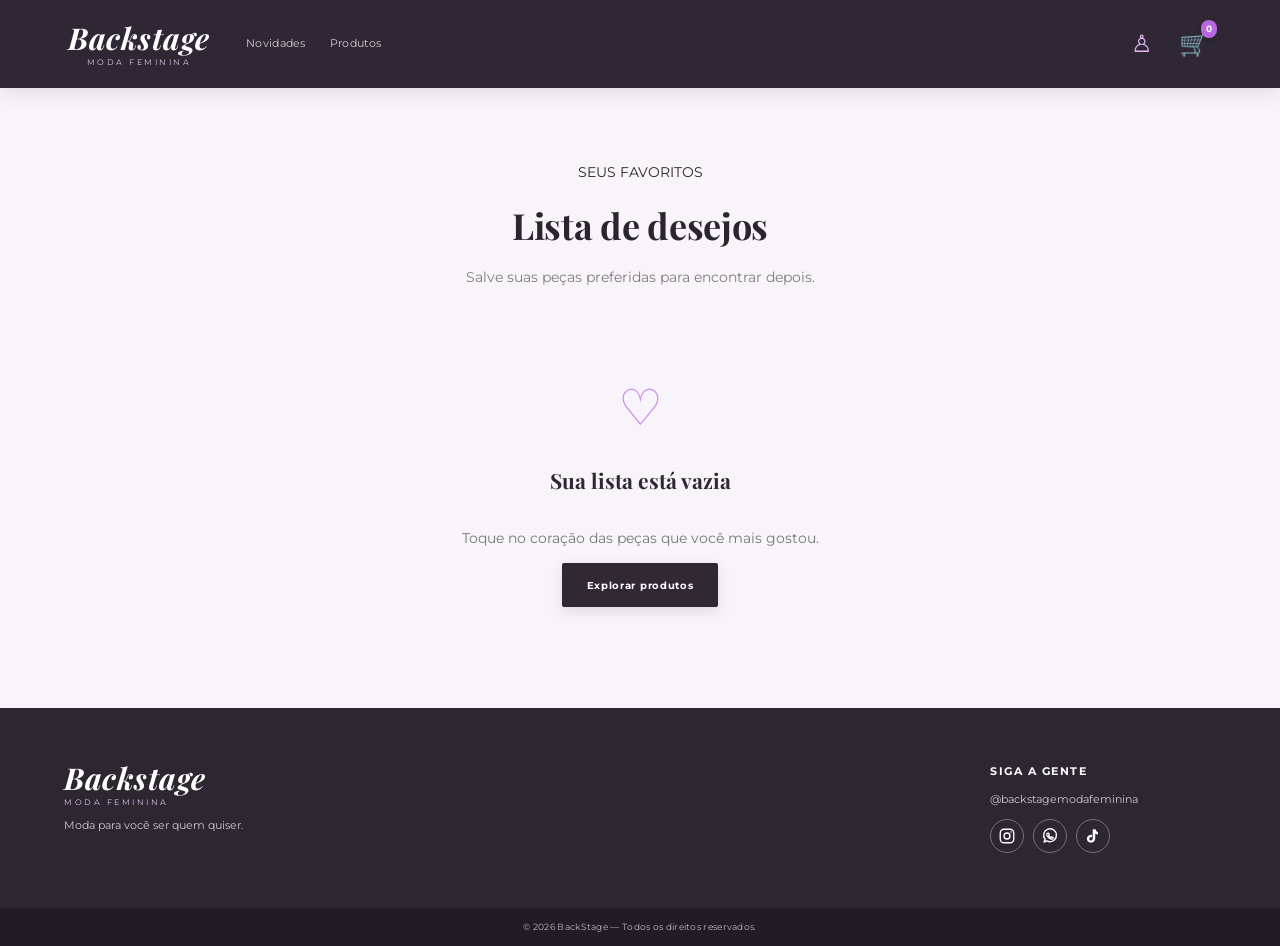
<file: wishlist.html>
<!DOCTYPE html><html lang="pt-BR"><head><meta charset="UTF-8"><meta name="viewport" content="width=device-width,initial-scale=1.0"><title>Wishlist | Backstage</title><link rel="preconnect" href="https://fonts.googleapis.com"><link rel="preconnect" href="https://fonts.gstatic.com" crossorigin><link href="https://fonts.googleapis.com/css2?family=Montserrat:wght@400;500;600;700&family=Playfair+Display:wght@600;700&display=swap" rel="stylesheet"><link rel="stylesheet" href="css/style.css"></head><body><header class="header"><a class="brand" href="index.html"><span>Backstage</span><small>MODA FEMININA</small></a><nav class="nav"><a href="index.html">Novidades</a><a href="produtos.html">Produtos</a></nav><div class="header-actions"><a href="login.html" class="icon-btn">♙</a><a href="carrinho.html" class="icon-btn cart">🛒<b id="cartCount">0</b></a></div></header><main class="wishlist-page"><div class="page-title"><p class="eyebrow">SEUS FAVORITOS</p><h1>Lista de desejos</h1><p>Salve suas peças preferidas para encontrar depois.</p></div><div class="product-grid" id="wishlistGrid"></div><div class="empty-state" id="wishlistEmpty"><span>♡</span><h2>Sua lista está vazia</h2><p>Toque no coração das peças que você mais gostou.</p><a class="btn btn-dark" href="produtos.html">Explorar produtos</a></div></main><footer id="footer"></footer><script src="js/data.js"></script><script src="js/app.js"></script></body></html>
</file>
<file: css/style.css>
/* =========================================================
   BACKSTAGE — ESTILO VISUAL
   Alterações exclusivamente visuais
========================================================= */

* {
  box-sizing: border-box;
}

html {
  scroll-behavior: smooth;
  font-size: 100%;
}

body {
  margin: 0;
  font-family: Montserrat, Arial, sans-serif;
  color: #29242e;
  background: #f8f5fa;
  font-size: 14px;
  line-height: 1.55;
}

a {
  color: inherit;
  text-decoration: none;
}

button,
input,
select {
  font: inherit;
}

button {
  cursor: pointer;
}


/* =========================================================
   TOPO
========================================================= */

.topbar {
  background: #211c24;
  color: #fff;
  text-align: center;
  padding: 9px 16px;
  font-size: 11px;
  letter-spacing: .6px;
}


/* =========================================================
   HEADER
========================================================= */

.header {
  height: 88px;
  background: rgba(43, 36, 48, .98);
  color: #fff;
  display: flex;
  align-items: center;
  padding: 0 5%;
  gap: 32px;
  position: sticky;
  top: 0;
  z-index: 50;
  box-shadow: 0 4px 20px #0000001c;
  backdrop-filter: blur(10px);
}

.brand {
  display: flex;
  flex-direction: column;
  align-items: center;
  line-height: 1;
  min-width: 150px;
}

.brand span {
  font-family: "Playfair Display", serif;
  font-style: italic;
  font-weight: 700;
  font-size: 30px;
  letter-spacing: .5px;
}

.brand small {
  font-size: 8px;
  letter-spacing: 2.5px;
  margin-top: 5px;
  color: #dfc6ea;
}


/* =========================================================
   MENU
========================================================= */

.nav {
  display: flex;
  gap: 24px;
  align-items: center;
  flex: 1;
}

.nav a {
  font-size: 11px;
  color: #f3edf5;
  opacity: .82;
  padding: 33px 0;
  position: relative;
  letter-spacing: .3px;
  transition: opacity .2s ease, color .2s ease;
}

.nav a:hover,
.nav a.active {
  opacity: 1;
  color: #fff;
}

.nav a:hover:after,
.nav a.active:after {
  content: "";
  height: 2px;
  position: absolute;
  bottom: 24px;
  left: 0;
  right: 0;
  background: #c98df4;
  border-radius: 4px;
}


/* =========================================================
   ÍCONES DO HEADER
========================================================= */

.header-actions {
  display: flex;
  gap: 8px;
  align-items: center;
}

.icon-btn {
  width: 44px;
  height: 44px;
  display: grid;
  place-items: center;
  border-radius: 50%;
  font-size: 24px;
  color: #e1b7f5;
  position: relative;
  transition: background .2s ease, transform .2s ease;
}

.icon-btn:hover {
  background: #ffffff12;
  transform: translateY(-1px);
}

.cart b {
  position: absolute;
  right: -1px;
  top: -2px;
  background: #b967df;
  color: white;
  border-radius: 20px;
  font-size: 9px;
  padding: 2px 5px;
  box-shadow: 0 2px 6px #0003;
}


/* =========================================================
   HERO
========================================================= */

.hero {
  height: 430px;
  margin: 0;
  width: 100%;
  position: relative;

  background:
    linear-gradient(90deg, #17131db8 0%, #241b2c66 42%, #201b2000 75%),
    url("https://images.unsplash.com/photo-1483985988355-763728e1935b?auto=format&fit=crop&w=1800&q=85")
    center/cover;

  display: flex;
  align-items: center;

  transition: background-image .35s ease;
}

.hero-overlay {
  color: #fff;
  padding: 50px 7%;
  max-width: 620px;
  text-shadow: 0 2px 18px #0007;
  transition: opacity .2s ease;
}

.hero h1 {
  font-family: "Playfair Display", serif;
  font-size: 54px;
  line-height: 1.03;
  margin: 0 0 17px;
  letter-spacing: -.5px;
}

.hero h1 em {
  color: #e5b9ff;
}

.hero p:not(.eyebrow) {
  font-size: 15px;
  max-width: 430px;
  margin-bottom: 25px;
  color: #f8f4fa;
}


/* Setas */

.hero-arrow {
  position: absolute;
  top: 50%;
  transform: translateY(-50%);
  z-index: 3;

  width: 48px;
  height: 70px;

  border: 0;
  border-radius: 4px;

  background: #17131d55;
  color: #fff;

  font-size: 42px;
  line-height: 1;

  transition: background .2s ease, transform .2s ease;
}

.hero-arrow:hover {
  background: #17131d99;
}

.hero-prev {
  left: 18px;
}

.hero-next {
  right: 18px;
}


/* Bolinhas */

.hero-dots {
  position: absolute;
  bottom: 18px;
  left: 50%;
  display: flex;
  gap: 8px;
}

.dot {
  width: 8px;
  height: 8px;
  background: #fff7;
  border-radius: 50%;
  border: 0;
  padding: 0;
  transition: transform .2s ease, background .2s ease;
}

.dot:hover {
  transform: scale(1.2);
}

.dot.active {
  background: #fff;
}


/* =========================================================
   BUSCA
========================================================= */

.search-section {
  background: linear-gradient(135deg, #c88bf0, #b878df);
  padding: 19px 5%;
  margin: 0;
}

.search-box {
  height: 48px;
  background: #fff;
  border-radius: 28px;

  display: flex;
  align-items: center;

  max-width: 720px;
  margin: auto;

  overflow: hidden;
  border: 1px solid #ffffffaa;
  box-shadow: 0 5px 18px #70439a22;
  transition: box-shadow .2s ease, transform .2s ease;
}

.search-box:focus-within {
  box-shadow: 0 7px 25px #70439a35;
  transform: translateY(-1px);
}

.search-box input {
  border: 0;
  outline: 0;
  flex: 1;
  padding: 0 20px;
  background: transparent;
}

.search-box button {
  border: 0;
  background: transparent;
  font-size: 22px;
  padding: 0 18px;
  color: #70439a;
}


/* =========================================================
   SEÇÕES
========================================================= */

.section {
  padding: 65px 5%;
}

.section-heading {
  display: flex;
  justify-content: space-between;
  align-items: end;
  margin-bottom: 28px;
}

.section-heading h2,
.page-title h1 {
  font-family: "Playfair Display", serif;
  font-size: 36px;
  margin: 0;
  color: #2b2530;
  letter-spacing: -.3px;
}

.section-heading > a {
  color: #70439a;
  font-size: 12px;
  font-weight: 700;
  transition: color .2s ease;
}

.section-heading > a:hover {
  color: #a04dc7;
}


/* =========================================================
   PRODUTOS
========================================================= */

.product-grid {
  display: grid;
  grid-template-columns: repeat(4, minmax(0, 1fr));
  gap: 28px 20px;
}

.product-grid-6 {
  grid-template-columns: repeat(6, minmax(0, 1fr));
  gap: 18px;
}

.product-grid-6 .product-name {
  font-size: 12px;
}

.product-card {
  min-width: 0;
  transition: transform .25s ease;
}

.product-card:hover {
  transform: translateY(-4px);
}

.product-image {
  aspect-ratio: 3 / 4;
  position: relative;
  overflow: hidden;
  background: #eee;
  border-radius: 3px;
  box-shadow: 0 5px 18px #30293412;
}

.product-image img {
  width: 100%;
  height: 100%;
  object-fit: cover;
  transition: transform .45s ease;
}

.product-card:hover .product-image img {
  transform: scale(1.045);
}


/* Coração */

.wish-btn,
.wish-large {
  border: 0;
  background: #fff;
  color: #332b36;
  border-radius: 50%;
  display: grid;
  place-items: center;
  box-shadow: 0 3px 12px #0002;
  transition: transform .2s ease, color .2s ease;
}

.wish-btn {
  position: absolute;
  right: 10px;
  top: 10px;

  width: 34px;
  height: 34px;

  font-size: 18px;
}

.wish-btn:hover,
.wish-large:hover {
  transform: scale(1.07);
}

.wish-btn.selected,
.wish-large.selected {
  color: #a74cd0;
}


/* Badge */

.badge {
  position: absolute;
  left: 10px;
  top: 10px;

  background: #302934;
  color: #fff;

  padding: 5px 8px;

  font-size: 8px;
  letter-spacing: 1px;
  border-radius: 2px;
  box-shadow: 0 3px 8px #0003;
}


/* Informações */

.product-info {
  padding: 12px 2px 4px;
}

.product-name {
  display: block;
  font-weight: 700;
  margin-bottom: 3px;
  color: #302934;
}

.product-category {
  display: block;

  color: #817985;

  font-size: 9px;
  text-transform: uppercase;
  letter-spacing: 1.2px;
}

.product-info strong {
  display: block;
  margin-top: 6px;
  font-size: 14px;
}


/* Adicionar ao carrinho */

.quick-add {
  width: 100%;

  border: 1px solid #b66bdd;

  background: #fff;
  color: #70428e;

  padding: 9px;
  margin-top: 9px;

  opacity: 0;
  transition: opacity .2s ease, background .2s ease, color .2s ease;

  font-size: 10px;
  font-weight: 700;
  letter-spacing: .5px;
  border-radius: 2px;
}

.quick-add:hover {
  background: #70428e;
  color: #fff;
}

.product-card:hover .quick-add {
  opacity: 1;
}


/* =========================================================
   BOTÕES
========================================================= */

.btn {
  border: 1px solid transparent;

  display: inline-flex;

  justify-content: center;
  align-items: center;

  min-height: 44px;

  padding: 11px 24px;

  font-weight: 700;

  letter-spacing: .7px;

  font-size: 10px;

  border-radius: 2px;

  transition:
    background .2s ease,
    color .2s ease,
    border-color .2s ease,
    transform .2s ease,
    box-shadow .2s ease;
}

.btn:hover {
  transform: translateY(-1px);
}

.btn-dark {
  background: #302934;
  color: #fff;
  box-shadow: 0 5px 14px #30293420;
}

.btn-dark:hover {
  background: #4b3d4d;
  box-shadow: 0 7px 18px #30293430;
}

.btn-outline {
  border-color: #6e4a7e;
  color: #6e4a7e;
  background: #fff;
}

.btn-outline:hover {
  background: #f5eaff;
  border-color: #8c55a4;
}

.full {
  width: 100%;
}


/* =========================================================
   LOOKS
========================================================= */

.look-banner,
.complete-look {
  margin: 20px 5% 65px;

  background:
    linear-gradient(135deg, #f0def8, #e6ccef);

  min-height: 350px;

  display: grid;

  grid-template-columns: 1fr 1fr;

  align-items: center;

  overflow: hidden;

  border-radius: 4px;

  box-shadow: 0 10px 35px #70439a14;
}

.look-banner > div:first-child,
.complete-look > div:first-child {
  padding: 60px 9%;
}

.look-banner h2,
.complete-look h2 {
  font-family: "Playfair Display", serif;

  font-size: 44px;

  line-height: 1.08;

  margin: 5px 0 17px;
}

.look-image {
  min-height: 350px;

  background:
    linear-gradient(90deg, #e8d1f500, #e8d1f522),
    url("https://images.unsplash.com/photo-1496747611176-843222e1e57c?auto=format&fit=crop&w=1000&q=80")
    center/cover;

  transition: transform .5s ease;
}

.look-banner:hover .look-image,
.complete-look:hover .look-image {
  transform: scale(1.015);
}


/* =========================================================
   CATEGORIAS
========================================================= */

.category-grid {
  display: grid;
  grid-template-columns: repeat(4, 1fr);
  gap: 18px;
}

.category-card {
  height: 270px;

  display: flex;

  align-items: end;

  padding: 23px;

  color: #fff;

  font-family: "Playfair Display", serif;

  font-size: 27px;

  background-size: cover;
  background-position: center;

  position: relative;

  overflow: hidden;

  border-radius: 3px;

  box-shadow: 0 8px 25px #30293418;

  transition: transform .3s ease, box-shadow .3s ease;
}

.category-card:hover {
  transform: translateY(-4px);
  box-shadow: 0 14px 32px #30293428;
}

.category-card:before {
  content: "";

  position: absolute;

  inset: 0;

  background:
    linear-gradient(
      transparent 35%,
      #0009
    );

  transition: background .3s ease;
}

.category-card:hover:before {
  background:
    linear-gradient(
      transparent 25%,
      #000a
    );
}

.category-card span {
  position: relative;
  z-index: 1;
}

.cat-dress {
  background-image:
    url("https://images.unsplash.com/photo-1496217590455-aa63a8350eea?auto=format&fit=crop&w=700&q=80");
}

.cat-blouse {
  background-image:
    url("https://images.unsplash.com/photo-1525507119028-ed4c629a60a3?auto=format&fit=crop&w=700&q=80");
}

.cat-pants {
  background-image:
    url("https://images.unsplash.com/photo-1584370848010-d7fe6bc767ec?auto=format&fit=crop&w=700&q=80");
}

.cat-shorts {
  background-image:
    url("https://images.unsplash.com/photo-1594633312681-425c7b97ccd1?auto=format&fit=crop&w=700&q=80");
}


/* =========================================================
   FOOTER
========================================================= */

.footer-main {
  background: #2d2732;
  color: #fff;

  padding: 55px 5%;

  display: grid;

  grid-template-columns: 1.5fr 1fr 1fr 1fr;

  gap: 45px;
}

.footer-main h3 {
  font-size: 11px;

  text-transform: uppercase;

  letter-spacing: 1.5px;

  margin-top: 0;
}

.footer-main > div > a:not(.brand) {
  display: block;

  color: #d9d3dc;

  font-size: 11px;

  margin: 9px 0;

  transition: color .2s ease, transform .2s ease;
}

.footer-main > div > a:not(.brand):hover {
  color: #e2b4ff;
  transform: translateX(2px);
}

.footer-main p {
  font-size: 11px;
  color: #cfc8d3;
}

.footer-brand {
  align-items: flex-start;
}

.socials {
  display: flex;
  gap: 9px;
}

.socials a {
  width: 34px;
  height: 34px;

  border: 1px solid #77707c;

  border-radius: 50%;

  display: grid !important;

  place-items: center;

  transition:
    background .2s ease,
    border-color .2s ease,
    transform .2s ease;
}

.socials a:hover {
  background: #ffffff12;
  border-color: #d2a1ec;
  transform: translateY(-2px);
}

.footer-bottom {
  background: #211d24;

  color: #bdb6c1;

  text-align: center;

  padding: 12px;

  font-size: 9px;

  letter-spacing: .3px;
}


/* =========================================================
   ACESSIBILIDADE
========================================================= */

.accessibility-trigger {
  position: fixed;

  right: 18px;
  bottom: 18px;

  border: 0;

  background:
    linear-gradient(135deg, #7043a0, #b46fda);

  color: #fff;

  width: 56px;
  height: 56px;

  border-radius: 50%;

  z-index: 90;

  display: grid;
  place-items: center;

  font-size: 23px;

  box-shadow:
    0 7px 24px #0004;

  transition:
    transform .2s ease,
    box-shadow .2s ease,
    background .2s ease;
}

.accessibility-trigger:hover {
  transform: translateY(-3px);

  box-shadow:
    0 11px 28px #0005;

  background:
    linear-gradient(135deg, #60358f, #a45dce);
}

.accessibility-trigger:focus-visible {
  outline: 3px solid #e2b4ff;
  outline-offset: 4px;
}


/* PAINEL */

.accessibility-panel {
  position: fixed;

  right: 18px;

  bottom: 84px;

  width: 315px;

  max-width: calc(100vw - 36px);

  background: #fff;

  color: #29242e;

  border: 1px solid #dfc5e9;

  border-radius: 18px;

  box-shadow:
    0 18px 50px #3029342b;

  padding: 22px;

  z-index: 89;

  display: none;
}

.accessibility-panel.open {
  display: block;
}


/* BOTÕES */

.accessibility-panel > button {
  display: flex;

  align-items: center;

  width: 100%;

  min-height: 46px;

  text-align: left;

  background: #fbf8fd;

  color: #29242e;

  border: 1px solid #e4d9e9;

  border-radius: 11px;

  padding: 11px 14px;

  margin: 9px 0;

  font-size: 11px;

  font-weight: 600;

  transition:
    background .2s ease,
    border-color .2s ease,
    transform .2s ease,
    box-shadow .2s ease;
}

.accessibility-panel > button:hover {
  background: #f3e7f8;

  border-color: #c28bd6;

  transform: translateY(-1px);

  box-shadow: 0 4px 12px #70439a15;
}

.accessibility-panel > button:focus-visible {
  outline: 3px solid #c98df4;

  outline-offset: 2px;
}


/* BOTÃO FECHAR */

.accessibility-panel > button:first-child {
  position: absolute;

  top: 10px;
  right: 10px;

  width: 34px;
  min-height: 34px;

  display: grid;

  place-items: center;

  padding: 0;

  margin: 0;

  border: 0;

  border-radius: 50%;

  background: transparent;

  color: #7043a0;

  font-size: 20px;

  font-weight: 400;

  transform: none;

  box-shadow: none;
}

.accessibility-panel > button:first-child:hover {
  background: #f0e5f5;

  transform: none;

  box-shadow: none;
}


/* ESPAÇO PARA O BOTÃO FECHAR */

.accessibility-panel > button:nth-child(2) {
  margin-top: 24px;
}


/* STATUS */

.accessibility-status {
  margin-top: 14px;

  padding: 11px 13px;

  background: #f5eafa;

  border: 1px solid #ead8f1;

  border-radius: 10px;

  color: #68417b;

  font-size: 10px;

  line-height: 1.45;

  text-align: center;
}


/* =========================================================
   TAMANHO DA FONTE - ACESSIBILIDADE
========================================================= */

html.font-size-1 body {
  zoom: 1.06;
}

html.font-size-2 body {
  zoom: 1.12;
}

html.font-size-3 body {
  zoom: 1.18;
}

html.font-size-minus-1 body {
  zoom: 0.94;
}

html.font-size-minus-2 body {
  zoom: 0.88;
}


/* =========================================================
   PÁGINA DE PRODUTOS
========================================================= */

.page-title {
  padding: 60px 5% 35px;
  text-align: center;
  background: #f8f5fa;
}

.page-title p:last-child {
  color: #817985;
}

.catalog-layout {
  display: grid;

  grid-template-columns: 245px 1fr;

  gap: 38px;

  padding: 0 5% 70px;
}

.filters {
  border-right: 1px solid #e5dfe8;

  padding-right: 24px;
}

.filter-group {
  border-bottom: 1px solid #e8e2ea;

  padding: 0 0 21px;

  margin-bottom: 21px;
}

.filter-group h3 {
  font-size: 11px;

  text-transform: uppercase;

  letter-spacing: 1.2px;

  margin: 0 0 13px;
}

.filter-group label {
  display: flex;

  gap: 8px;

  align-items: center;

  margin: 9px 0;

  font-size: 11px;
}

.chips {
  display: flex;

  flex-wrap: wrap;

  gap: 7px;
}

.chips label {
  margin: 0;
}

.chips input {
  display: none;
}

.chips span {
  border: 1px solid #ddd4e2;

  padding: 7px 10px;

  cursor: pointer;

  border-radius: 2px;

  transition: background .2s ease, color .2s ease, border-color .2s ease;
}

.chips span:hover {
  border-color: #b889c9;
}

.chips input:checked + span {
  background: #302934;

  color: #fff;

  border-color: #302934;
}


/* Cores */

.color-list .color-dot {
  width: 17px;
  height: 17px;

  border-radius: 50%;

  border: 1px solid #ccc;
}

.black {
  background: #151515;
}

.white {
  background: #fff;
}

.wine {
  background: #731f35;
}

.pink {
  background: #e7a8bf;
}

.beige {
  background: #d8c0a1;
}

.blue {
  background: #708cae;
}


/* Preço */

.price-inputs {
  display: flex;

  align-items: center;

  gap: 6px;
}

.price-inputs input {
  width: 100%;

  min-width: 0;

  padding: 9px;

  border: 1px solid #ddd4e2;

  border-radius: 2px;

  outline: none;
}

.price-inputs input:focus {
  border-color: #a96bd1;
}

.filters select,
.catalog-toolbar select {
  width: 100%;

  padding: 10px;

  border: 1px solid #ddd4e2;

  background: #fff;

  border-radius: 2px;

  outline: none;
}

.filters select:focus,
.catalog-toolbar select:focus {
  border-color: #a96bd1;
}

.catalog-toolbar {
  display: flex;

  gap: 12px;

  margin-bottom: 17px;
}

.catalog-toolbar .compact {
  margin: 0;

  flex: 1;

  max-width: none;
}

.catalog-toolbar select {
  width: 180px;
}

.result-count {
  font-size: 10px;

  color: #817985;

  margin: 0 0 17px;
}

.mobile-filter-btn,
.filter-mobile-title {
  display: none;
}

.empty-state {
  min-height: 300px;

  display: flex;

  align-items: center;

  justify-content: center;

  flex-direction: column;

  text-align: center;

  color: #777;
}

.empty-state[hidden] {
  display: none !important;
}

.empty-state span {
  font-size: 50px;

  color: #c98df4;
}

.empty-state h2 {
  color: #302934;

  font-family: "Playfair Display", serif;
}


/* =========================================================
   PRODUTO ESPECÍFICO
========================================================= */

.product-detail-page {
  padding: 30px 5% 70px;
}

.breadcrumb {
  font-size: 10px;

  color: #817985;

  margin-bottom: 28px;
}

.product-detail {
  display: grid;

  grid-template-columns: 1.1fr .9fr;

  gap: 60px;
}

.product-gallery {
  display: grid;

  grid-template-columns: 85px 1fr;

  gap: 16px;
}

.thumbs {
  display: flex;

  flex-direction: column;

  gap: 10px;
}

.thumb {
  padding: 0;

  border: 2px solid transparent;

  background: #f1edf2;

  aspect-ratio: 3 / 4;

  overflow: hidden;

  cursor: pointer;

  transition: border-color .2s ease, transform .2s ease;
}

.thumb:hover {
  transform: translateY(-1px);
}

.thumb.active {
  border-color: #a96bd1;
}

.thumb img {
  width: 100%;
  height: 100%;

  object-fit: cover;
}

.main-product-image {
  position: relative;

  overflow: hidden;

  background: #eee;

  aspect-ratio: 3 / 4;

  border-radius: 2px;

  box-shadow: 0 8px 30px #30293418;
}

.main-product-image img {
  width: 100%;
  height: 100%;

  object-fit: cover;

  transition: transform .4s;
}

.main-product-image:hover img {
  transform: scale(1.045);
}

.zoom-hint {
  position: absolute;

  bottom: 12px;
  left: 12px;

  background: #fffec;

  color: #333;

  padding: 6px 9px;

  font-size: 9px;

  border-radius: 2px;
}

.summary-top {
  display: flex;

  justify-content: space-between;
}

.wish-large {
  font-size: 26px;

  width: 46px;
  height: 46px;
}

.product-summary h1 {
  font-family: "Playfair Display", serif;

  font-size: 42px;

  margin: 5px 0;

  color: #2b2530;
}

.rating {
  font-size: 13px;

  margin: 11px 0;
}

.rating span {
  color: #777;

  font-size: 10px;

  margin-left: 8px;
}

.detail-price {
  font-size: 27px;

  font-weight: 700;

  margin-top: 21px;

  color: #302934;
}

.installment {
  color: #817985;

  font-size: 10px;
}

.product-summary > p:not(.installment) {
  color: #5f5962;
}

.option-block {
  margin: 27px 0;
}

.option-block > label {
  font-size: 10px;

  font-weight: 700;

  text-transform: uppercase;

  display: block;

  margin-bottom: 9px;

  letter-spacing: .6px;
}

.size-picker {
  display: flex;

  gap: 8px;
}

.size-option {
  background: #fff;

  border: 1px solid #ccc4d0;

  padding: 9px 16px;

  border-radius: 2px;

  transition: border-color .2s ease, background .2s ease;
}

.size-option:hover {
  border-color: #a96bd1;
}

.size-option.selected {
  background: #302934;

  color: #fff;

  border-color: #302934;
}

.measure-link {
  display: inline-block;

  color: #7043a0;

  text-decoration: underline;

  font-size: 10px;

  margin-top: 10px;
}

.buy-actions {
  display: grid;

  gap: 10px;
}

.shipping-box {
  border: 1px solid #e0d8e3;

  padding: 14px;

  margin-top: 19px;

  display: flex;

  flex-direction: column;

  font-size: 10px;

  background: #fbf9fc;

  border-radius: 2px;
}


/* Abas */

.detail-extra {
  margin: 65px 0;
}

.detail-tabs {
  display: flex;

  border-bottom: 1px solid #ddd5e1;

  gap: 30px;
}

.tab {
  background: none;

  border: 0;

  padding: 13px 0;

  font-weight: 600;

  font-size: 11px;

  position: relative;

  color: #655d68;
}

.tab.active {
  color: #302934;
}

.tab.active:after {
  content: "";

  height: 2px;

  background: #8b4fb0;

  position: absolute;

  bottom: -1px;

  left: 0;
  right: 0;
}

.tab-content {
  padding: 27px 0;
}

.tab-content h2 {
  font-family: "Playfair Display", serif;
}

.feature-list {
  display: flex;

  gap: 20px;

  flex-wrap: wrap;

  color: #7043a0;

  font-size: 11px;
}

.table-wrap {
  overflow: auto;
}

table {
  border-collapse: collapse;

  width: 100%;

  font-size: 11px;
}

th,
td {
  border: 1px solid #ddd5e1;

  padding: 10px;

  text-align: center;
}

th {
  background: #f2e7f7;
}

.muted {
  color: #777;
}

.related-section {
  padding-left: 0;
  padding-right: 0;
}

.product-grid-4 {
  grid-template-columns: repeat(4, 1fr);
}

.look-collage {
  min-height: 350px;

  background:
    linear-gradient(90deg, #201b2000, #201b2015),
    url("https://images.unsplash.com/photo-1529139574466-a303027c1d8b?auto=format&fit=crop&w=1000&q=80")
    center/cover;
}


/* =========================================================
   LOGIN / CADASTRO
========================================================= */

.auth-page {
  min-height: calc(100vh - 89px);

  background:
    linear-gradient(135deg, #f0e2f7, #e5ccef);

  display: grid;

  grid-template-columns: 1fr 1fr;
}

.auth-image {
  background:
    linear-gradient(90deg, #201b2022, #201b2000),
    url("https://images.unsplash.com/photo-1485968579580-b6d095142e6e?auto=format&fit=crop&w=1000&q=85")
    center/cover;
}

.auth-card {
  background: #fff;

  max-width: 600px;

  width: 90%;

  margin: auto;

  padding: 48px;

  box-shadow: 0 12px 40px #30293418;
}

.auth-card h1 {
  font-family: "Playfair Display", serif;

  font-size: 34px;

  margin: 5px 0;

  color: #2b2530;
}

.auth-card label {
  font-size: 10px;

  font-weight: 600;

  display: block;

  margin: 16px 0;
}

.auth-card input {
  display: block;

  width: 100%;

  padding: 12px;

  border: 1px solid #c6becb;

  margin-top: 5px;

  outline: none;

  border-radius: 2px;

  transition: border-color .2s ease, box-shadow .2s ease;
}

.auth-card input:focus {
  border-color: #8d55ad;

  box-shadow: 0 0 0 3px #c98df426;
}

.password-field {
  position: relative;
}

.password-field input {
  padding-right: 45px;
}

.toggle-pass {
  position: absolute;

  right: 0;

  bottom: 0;

  height: 41px;

  border: 0;

  background: transparent;

  color: #70439a;
}

.small-link {
  font-size: 10px;

  color: #75429a;

  display: block;

  text-align: right;

  margin: -5px 0 15px;
}

.or {
  display: flex;

  align-items: center;

  gap: 10px;

  margin: 17px 0;

  color: #777;

  font-size: 10px;
}

.or:before,
.or:after {
  content: "";

  height: 1px;

  background: #ddd;

  flex: 1;
}

.auth-bottom {
  text-align: center;

  font-size: 10px;

  margin-top: 24px;
}

.auth-bottom a {
  color: #75429a;

  font-weight: 700;
}

.simple-header {
  justify-content: space-between;
}

.back-link {
  font-size: 11px;
}

.register-page {
  min-height: calc(100vh - 88px);

  background:
    linear-gradient(135deg, #f0e2f7, #e5ccef);

  padding: 55px 20px;
}

.auth-card.wide {
  max-width: 820px;
}

.register-grid {
  display: grid;

  grid-template-columns: 1fr 1fr;

  gap: 0 30px;
}

.register-actions {
  grid-column: 1 / -1;
}


/* =========================================================
   CARRINHO
========================================================= */

.cart-page,
.wishlist-page {
  padding-bottom: 70px;
}

.cart-layout {
  display: grid;

  grid-template-columns: 1fr 330px;

  gap: 40px;

  padding: 0 5%;
}

.cart-head {
  display: grid;

  grid-template-columns: 1fr 130px 70px;

  border-bottom: 1px solid #ddd5e1;

  padding: 10px;

  font-size: 9px;

  text-transform: uppercase;

  color: #817985;

  letter-spacing: .7px;
}

.cart-item {
  display: grid;

  grid-template-columns: 85px 1fr 130px 40px;

  gap: 17px;

  align-items: center;

  padding: 18px 0;

  border-bottom: 1px solid #e9e3eb;
}

.cart-item img {
  width: 85px;

  height: 105px;

  object-fit: cover;

  border-radius: 2px;
}

.cart-item h3 {
  margin: 0;

  font-size: 13px;
}

.cart-item p {
  font-size: 10px;

  color: #817985;
}

.qty {
  display: flex;

  align-items: center;

  gap: 10px;
}

.qty button {
  border: 1px solid #ddd5e1;

  background: #fff;

  width: 29px;
  height: 29px;

  border-radius: 2px;

  transition: background .2s ease, border-color .2s ease;
}

.qty button:hover {
  background: #f5eafa;
  border-color: #c9a5dc;
}

.remove {
  border: 0;

  background: none;

  font-size: 21px;

  color: #888;

  transition: color .2s ease, transform .2s ease;
}

.remove:hover {
  color: #a74cd0;
  transform: scale(1.08);
}

.summary-card,
.order-summary {
  border: 1px solid #e0d8e3;

  padding: 27px;

  height: max-content;

  background: #fff;

  box-shadow: 0 8px 28px #30293412;

  border-radius: 2px;
}

.summary-card h2,
.order-summary h2 {
  font-family: "Playfair Display", serif;
}

.summary-card p,
.summary-lines p {
  display: flex;

  justify-content: space-between;

  font-size: 11px;
}

.summary-card .total,
.summary-lines .total {
  font-size: 16px;
  font-weight: 700;
}

.summary-card small {
  display: block;

  text-align: center;

  margin-top: 13px;

  color: #777;

  font-size: 9px;
}

.continue {
  display: block;

  margin-top: 19px;

  color: #7043a0;

  font-size: 10px;

  font-weight: 600;
}


/* =========================================================
   CHECKOUT
========================================================= */

.checkout-page {
  display: grid;

  grid-template-columns: 1fr 360px;

  gap: 38px;

  padding: 50px 6%;

  background:
    linear-gradient(135deg, #f5edf8, #ead8f7);

  min-height: calc(100vh - 88px);
}

.checkout-title h1 {
  font-family: "Playfair Display", serif;

  font-size: 37px;

  margin: 0 0 27px;

  color: #2b2530;
}

.checkout-card {
  background: #fff;

  border: 1px solid #e1d9e4;

  padding: 26px;

  margin-bottom: 19px;

  box-shadow: 0 5px 20px #3029340c;

  border-radius: 2px;
}

.step-title {
  display: flex;

  align-items: center;

  gap: 10px;
}

.step-title b {
  color: #7043a0;
}

.step-title h2 {
  font-size: 14px;
}

.form-grid {
  display: grid;

  grid-template-columns: 1fr 1fr;

  gap: 14px;
}

.form-grid label {
  font-size: 9px;

  font-weight: 700;

  letter-spacing: .2px;
}

.form-grid input,
.form-grid select {
  width: 100%;

  padding: 11px;

  border: 1px solid #c6becb;

  margin-top: 5px;

  background: #fff;

  border-radius: 2px;

  outline: none;

  transition: border-color .2s ease, box-shadow .2s ease;
}

.form-grid input:focus,
.form-grid select:focus {
  border-color: #9b62bb;

  box-shadow: 0 0 0 3px #c98df422;
}

.span-2 {
  grid-column: 1 / -1;
}

.payment-options label {
  display: block;

  border: 1px solid #ddd5e1;

  padding: 13px;

  margin: 8px 0;

  font-size: 11px;

  border-radius: 2px;

  transition: background .2s ease, border-color .2s ease;
}

.payment-options label:hover {
  background: #faf6fc;
  border-color: #c5a2d3;
}

.card-fields {
  margin-top: 16px;
}

.checkout-submit {
  width: 100%;
}

.secure-label {
  font-size: 11px;
  color: #817985;
}

.mini-item {
  display: grid;

  grid-template-columns: 55px 1fr auto;

  gap: 11px;

  align-items: center;

  border-bottom: 1px solid #eee7f0;

  padding: 11px 0;
}

.mini-item img {
  width: 55px;

  height: 68px;

  object-fit: cover;

  border-radius: 2px;
}

.mini-item div {
  display: flex;

  flex-direction: column;

  font-size: 9px;
}

.summary-lines {
  margin-top: 16px;
}

.summary-lines hr {
  border: 0;

  border-top: 1px solid #ddd5e1;
}


/* =========================================================
   TOAST
========================================================= */

.toast {
  position: fixed;

  bottom: 80px;

  left: 50%;

  transform: translate(-50%, 20px);

  background: #302934;

  color: #fff;

  padding: 13px 21px;

  border-radius: 7px;

  z-index: 200;

  opacity: 0;

  transition: .25s;

  font-size: 11px;

  box-shadow: 0 8px 25px #0004;
}

.toast.show {
  opacity: 1;

  transform: translate(-50%, 0);
}


/* =========================================================
   CONTRASTE — MODO ESCURO
========================================================= */

.high-contrast {
  background: #18151b !important;
  color: #f5f2f7 !important;
}

/* Topo e cabeçalho */
.high-contrast .topbar,
.high-contrast .header {
  background: #111015 !important;
  color: #fff !important;
}

.high-contrast .footer-main {
  background: #111015 !important;
  color: #fff !important;
}

.high-contrast .footer-bottom {
  background: #0b0a0d !important;
  color: #e8e4eb !important;
}

/* Títulos e textos */
.high-contrast h1,
.high-contrast h2,
.high-contrast h3,
.high-contrast h4,
.high-contrast p,
.high-contrast label,
.high-contrast span {
  color: #f5f2f7 !important;
}

.high-contrast .muted,
.high-contrast .product-category,
.high-contrast .result-count,
.high-contrast .installment,
.high-contrast .rating span {
  color: #c9c3cf !important;
}

/* Links */
.high-contrast a,
.high-contrast .measure-link {
  color: #d9a7ff !important;
}

/* Seções */
.high-contrast .section,
.high-contrast .page-title,
.high-contrast .catalog-layout,
.high-contrast .product-detail-page,
.high-contrast .detail-extra,
.high-contrast .cart-page,
.high-contrast .wishlist-page {
  background: #18151b !important;
  color: #f5f2f7 !important;
}

/* Cards */
.high-contrast .product-card,
.high-contrast .checkout-card,
.high-contrast .summary-card,
.high-contrast .order-summary,
.high-contrast .auth-card,
.high-contrast .shipping-box {
  background: #211d25 !important;
  color: #f5f2f7 !important;
  border-color: #5e5665 !important;
}

/* Campos */
.high-contrast input,
.high-contrast select,
.high-contrast textarea {
  background: #121015 !important;
  color: #fff !important;
  border-color: #817789 !important;
}

.high-contrast input::placeholder {
  color: #aaa2af !important;
}

/* Botão escuro */
.high-contrast .btn-dark {
  background: #f0e8f5 !important;
  color: #18151b !important;
  border-color: #f0e8f5 !important;
}

/* Botão contornado */
.high-contrast .btn-outline {
  background: #211d25 !important;
  color: #e1b8ff !important;
  border-color: #d9a7ff !important;
}

/* Botões de tamanho */
.high-contrast .size-option {
  background: #211d25 !important;
  color: #fff !important;
  border-color: #817789 !important;
}

.high-contrast .size-option.selected {
  background: #d9a7ff !important;
  color: #18151b !important;
  border-color: #d9a7ff !important;
}

/* Abas */
.high-contrast .detail-tabs {
  border-color: #5e5665 !important;
}

.high-contrast .tab {
  color: #ddd6e2 !important;
}

.high-contrast .tab.active {
  color: #e1b8ff !important;
}

/* Tabela de medidas */
.high-contrast table,
.high-contrast th,
.high-contrast td {
  border-color: #655d6b !important;
}

.high-contrast th {
  background: #302936 !important;
  color: #fff !important;
}

.high-contrast td {
  background: #211d25 !important;
  color: #f5f2f7 !important;
}

/* Filtros */
.high-contrast .filters,
.high-contrast .filter-group {
  background: #18151b !important;
  color: #f5f2f7 !important;
  border-color: #5e5665 !important;
}

.high-contrast .chips span {
  background: #211d25 !important;
  color: #fff !important;
  border-color: #817789 !important;
}

.high-contrast .chips input:checked + span {
  background: #d9a7ff !important;
  color: #18151b !important;
  border-color: #d9a7ff !important;
}

/* Painel de acessibilidade */
.high-contrast .accessibility-panel {
  background: #211d25 !important;
  color: #fff !important;
  border-color: #817789 !important;
}

.high-contrast .accessibility-panel > button {
  background: #18151b !important;
  color: #fff !important;
  border-color: #655d6b !important;
}

.high-contrast .accessibility-panel > button:hover {
  background: #302936 !important;
  border-color: #d9a7ff !important;
}

.high-contrast .accessibility-panel > button:first-child {
  background: transparent !important;
  color: #fff !important;
}

.high-contrast .accessibility-status {
  background: #302936 !important;
  color: #e5ddeb !important;
  border-color: #655d6b !important;
}

/* Botão de acessibilidade */
.high-contrast .accessibility-trigger {
  background: #d9a7ff !important;
  color: #18151b !important;
  border: 2px solid #d9a7ff !important;
}

/* Carrinho */
.high-contrast .cart-head,
.high-contrast .cart-item {
  border-color: #5e5665 !important;
}

.high-contrast .qty button {
  background: #211d25 !important;
  color: #fff !important;
  border-color: #817789 !important;
}

/* Mensagens */
.high-contrast .toast {
  background: #f0e8f5 !important;
  color: #18151b !important;
}

/* Estado vazio */
.high-contrast .empty-state {
  color: #d5ced9 !important;
}

.high-contrast .empty-state h2 {
  color: #f5f2f7 !important;
}

.high-contrast .empty-state span {
  color: #d9a7ff !important;
}

/* Foco para acessibilidade */
.high-contrast button:focus-visible,
.high-contrast a:focus-visible,
.high-contrast input:focus-visible,
.high-contrast select:focus-visible {
  outline: 3px solid #e1b8ff !important;
  outline-offset: 2px;
}

/* =========================================================
   TABLET
========================================================= */

@media (max-width: 1100px) {

  .nav {
    gap: 14px;
  }

  .nav a {
    font-size: 10px;
  }

  .product-grid-6 {
    grid-template-columns: repeat(3, 1fr);
  }

  .product-grid {
    grid-template-columns: repeat(3, 1fr);
  }

  .product-detail {
    gap: 32px;
  }

  .footer-main {
    grid-template-columns: repeat(2, 1fr);
  }

}


/* =========================================================
   CELULAR
========================================================= */

@media (max-width: 760px) {

  body {
    font-size: 13px;
  }

  .topbar {
    font-size: 9px;
    padding: 8px 12px;
  }

  .header {
    height: 70px;

    padding: 0 4%;

    gap: 10px;
  }

  .brand {
    min-width: 110px;
  }

  .brand span {
    font-size: 22px;
  }

  .brand small {
    font-size: 7px;
  }

  .nav {
    display: none;
  }

  .header-actions {
    margin-left: auto;
  }

  .icon-btn {
    width: 36px;
    height: 36px;

    font-size: 21px;
  }


  /* HERO */

  .hero {
    margin: 0;

    height: 410px;

    background-position: 60%;
  }

  .hero h1 {
    font-size: 40px;
  }

  .hero-overlay {
    padding: 35px;
  }

  .hero-arrow {
    width: 40px;

    height: 58px;

    font-size: 34px;
  }

  .hero-prev {
    left: 8px;
  }

  .hero-next {
    right: 8px;
  }


  /* SEÇÕES */

  .section {
    padding: 45px 4%;
  }

  .section-heading h2,
  .page-title h1 {
    font-size: 28px;
  }


  /* PRODUTOS */

  .product-grid,
  .product-grid-4,
  .product-grid-6 {
    grid-template-columns: repeat(2, 1fr);

    gap: 18px 13px;
  }


  /* LOOK */

  .look-banner,
  .complete-look {
    margin: 0 4% 45px;

    grid-template-columns: 1fr;
  }

  .look-banner > div:first-child,
  .complete-look > div:first-child {
    padding: 38px 30px;
  }

  .look-banner h2,
  .complete-look h2 {
    font-size: 35px;
  }

  .look-image,
  .look-collage {
    min-height: 280px;
  }


  /* CATEGORIAS */

  .category-grid {
    grid-template-columns: 1fr 1fr;
  }

  .category-card {
    height: 200px;

    font-size: 21px;
  }


  /* FOOTER */

  .footer-main {
    padding: 40px 5%;

    grid-template-columns: 1fr 1fr;

    gap: 28px;
  }


  /* FILTROS */

  .catalog-layout {
    display: block;

    padding: 0 4% 50px;
  }

  .filters {
    position: fixed;

    inset: 0 25% 0 0;

    background: #fff;

    z-index: 100;

    padding: 25px;

    transform: translateX(-110%);

    transition: .25s;

    overflow: auto;

    box-shadow: 5px 0 30px #0003;
  }

  .filters.open {
    transform: none;
  }

  .filter-mobile-title {
    display: flex;

    justify-content: space-between;

    margin-bottom: 20px;
  }

  .filter-mobile-title button {
    border: 0;

    background: none;

    font-size: 24px;
  }

  .mobile-filter-btn {
    display: block;

    background: #302934;

    color: #fff;

    border: 0;

    padding: 0 15px;

    border-radius: 2px;
  }

  .catalog-toolbar {
    flex-wrap: wrap;
  }

  .catalog-toolbar .compact {
    flex-basis: 100%;

    order: 1;
  }

  .mobile-filter-btn {
    order: 2;
  }

  .catalog-toolbar select {
    order: 3;

    flex: 1;

    width: auto;
  }


  /* PRODUTO */

  .product-detail {
    grid-template-columns: 1fr;

    gap: 30px;
  }

  .product-gallery {
    grid-template-columns: 60px 1fr;
  }

  .product-summary h1 {
    font-size: 32px;
  }

  .detail-extra {
    margin: 40px 0;
  }

  .detail-tabs {
    gap: 12px;

    overflow: auto;
  }

  .tab {
    white-space: nowrap;
  }


  /* LOGIN */

  .auth-page {
    grid-template-columns: 1fr;

    min-height: calc(100vh - 70px);
  }

  .auth-image {
    display: none;
  }

  .auth-card {
    padding: 32px 24px;
  }


  /* CADASTRO */

  .register-page {
    padding: 25px 20px;
  }

  .register-grid {
    grid-template-columns: 1fr;
  }

  .register-actions {
    grid-column: auto;
  }


  /* CARRINHO / CHECKOUT */

  .cart-layout,
  .checkout-page {
    grid-template-columns: 1fr;

    padding: 0 4% 50px;
  }

  .checkout-page {
    padding-top: 32px;
  }

  .order-summary {
    order: -1;
  }

  .cart-head {
    display: none;
  }

  .cart-item {
    grid-template-columns: 70px 1fr 75px 25px;

    gap: 8px;
  }

  .cart-item img {
    width: 70px;

    height: 88px;
  }

  .qty {
    gap: 5px;
  }

  .qty button {
    width: 24px;
    height: 24px;
  }

  .cart-item h3 {
    font-size: 12px;
  }


  /* ACESSIBILIDADE */

  .accessibility-trigger {
    right: 12px;

    bottom: 12px;

    width: 50px;
    height: 50px;

    font-size: 22px;
  }

  .accessibility-panel {
    right: 10px;

    bottom: 72px;

    width: calc(100vw - 20px);

    max-width: none;

    padding: 18px;

    border-radius: 15px;
  }

  .accessibility-panel > button {
    min-height: 46px;

    font-size: 12px;
  }

  .accessibility-status {
    font-size: 10px;
  }


  /* TÍTULOS */

  .page-title {
    padding: 42px 4% 28px;
  }

}
</file>
